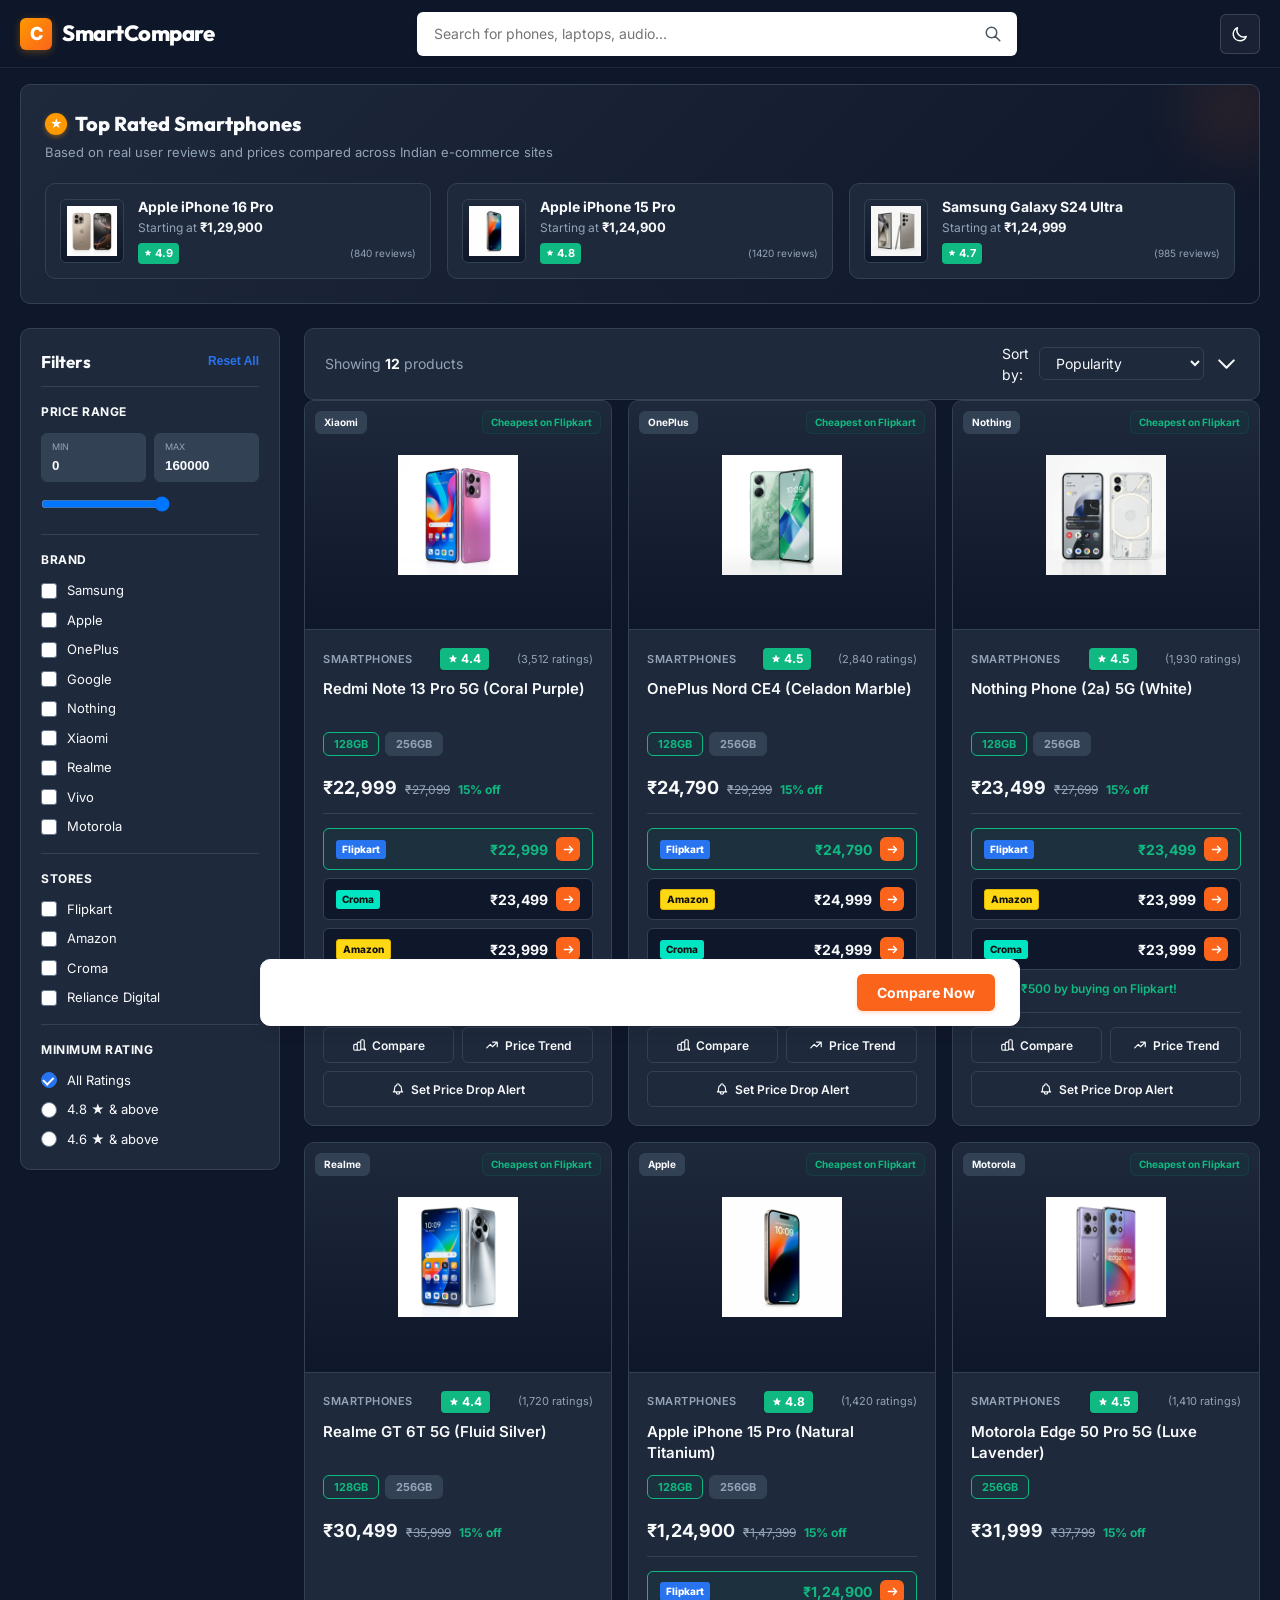
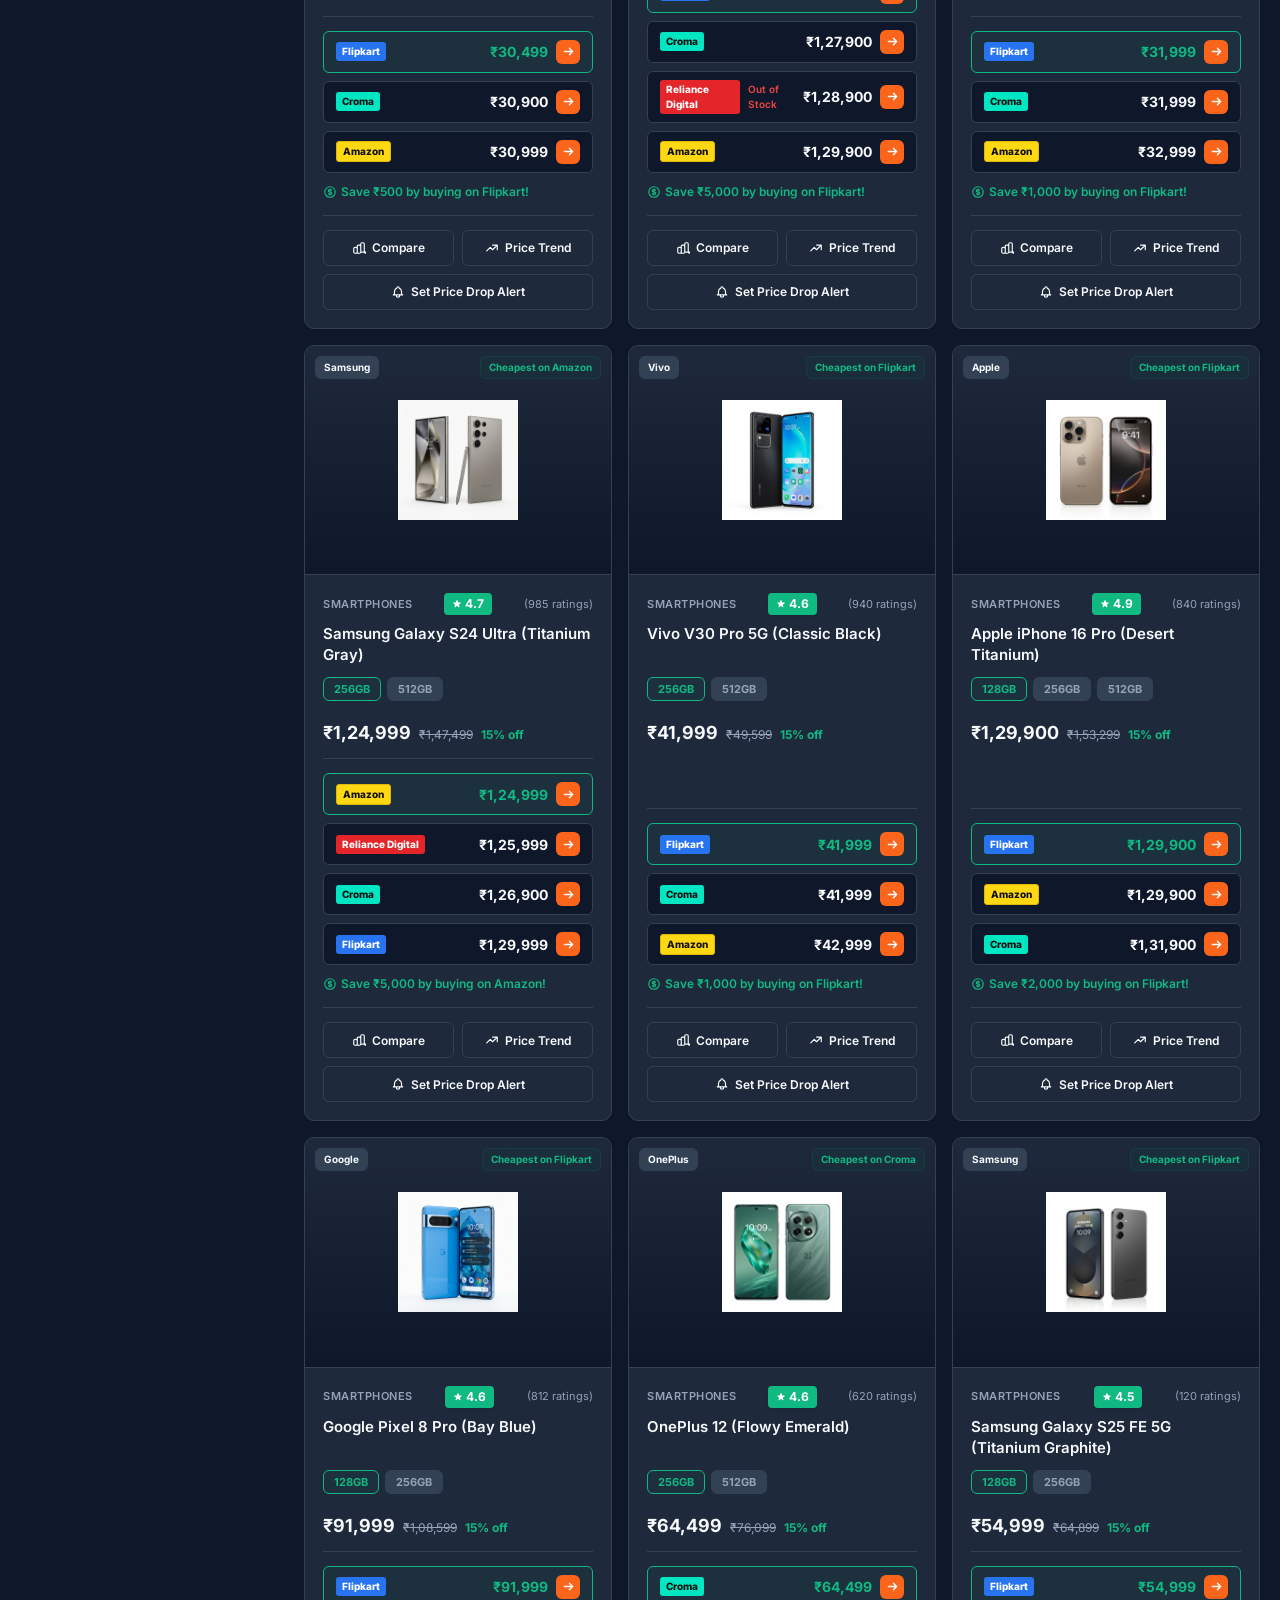
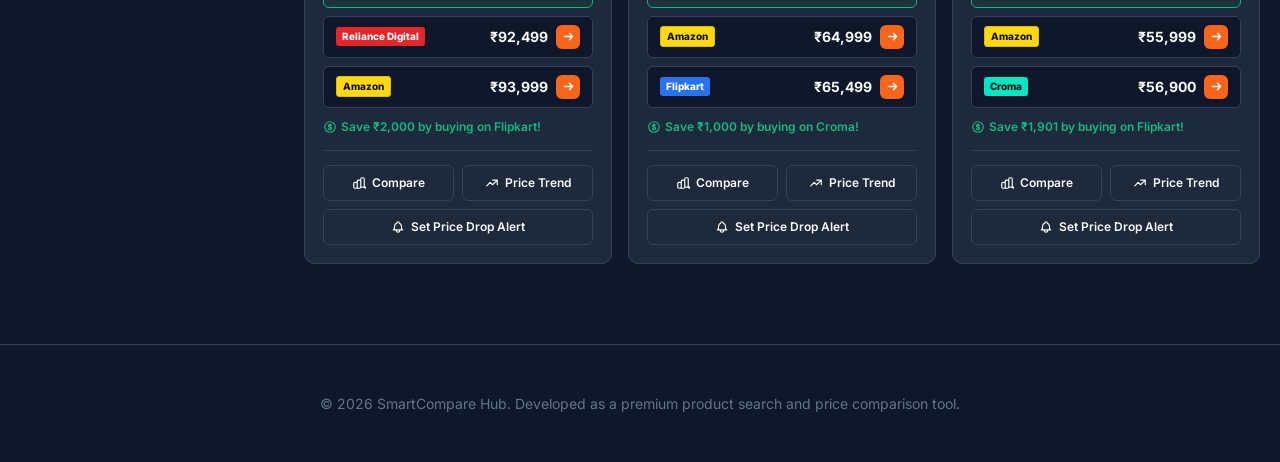
<file: index.html>
<!DOCTYPE html>
<html lang="en">
<head>
  <meta charset="UTF-8">
  <meta http-equiv="refresh" content="0; url=price-comparison-hub/index.html">
  <title>SmartCompare | Redirecting...</title>
  <script>
    window.location.href = "price-comparison-hub/index.html";
  </script>
</head>
<body style="font-family: system-ui, -apple-system, sans-serif; display: flex; align-items: center; justify-content: center; height: 100vh; margin: 0; background-color: #f8fafc; color: #334155;">
  <div style="text-align: center; padding: 24px; background: white; border-radius: 12px; box-shadow: 0 4px 6px -1px rgb(0 0 0 / 0.1);">
    <h2 style="margin-top: 0;">SmartCompare</h2>
    <p>Redirecting you to the Price Comparison Hub...</p>
    <p style="font-size: 14px; color: #64748b;">If you are not redirected, <a href="price-comparison-hub/index.html" style="color: #2563eb; text-decoration: none; font-weight: 600;">click here</a>.</p>
  </div>
</body>
</html>
</file>
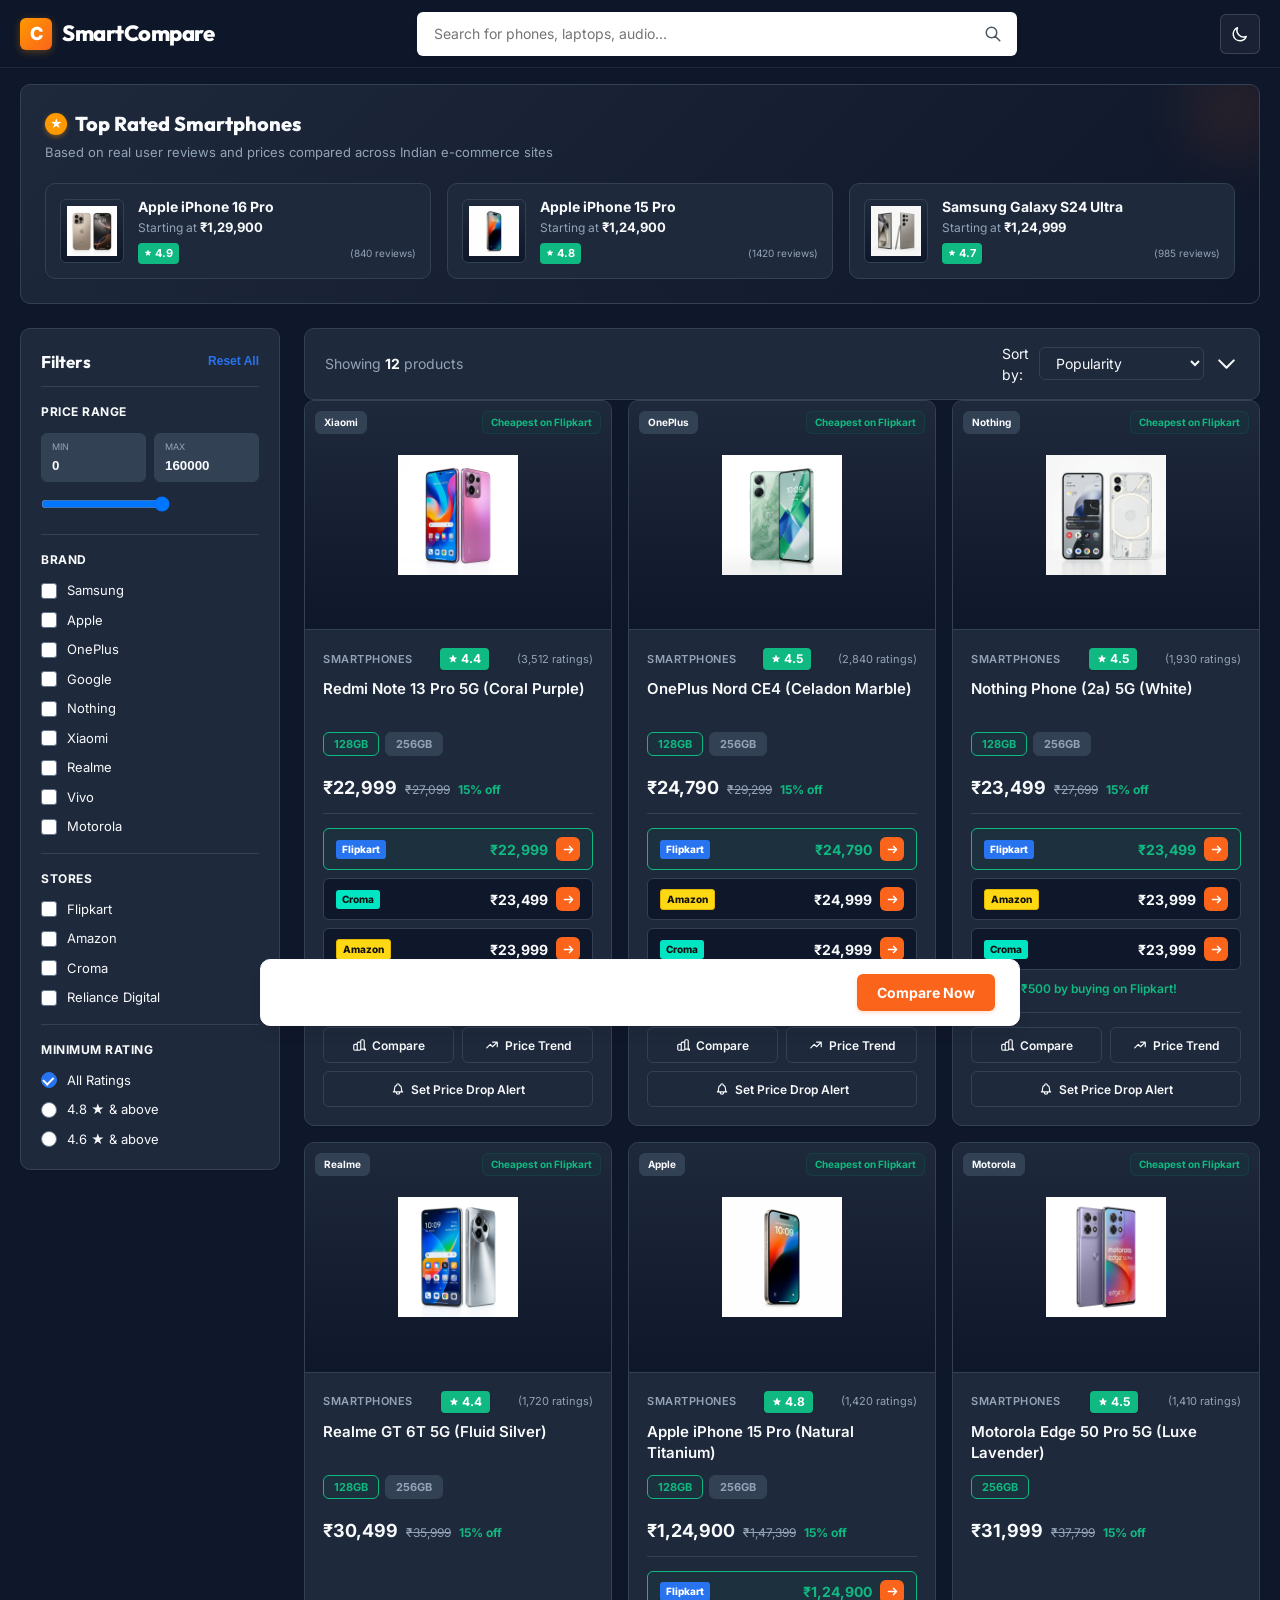
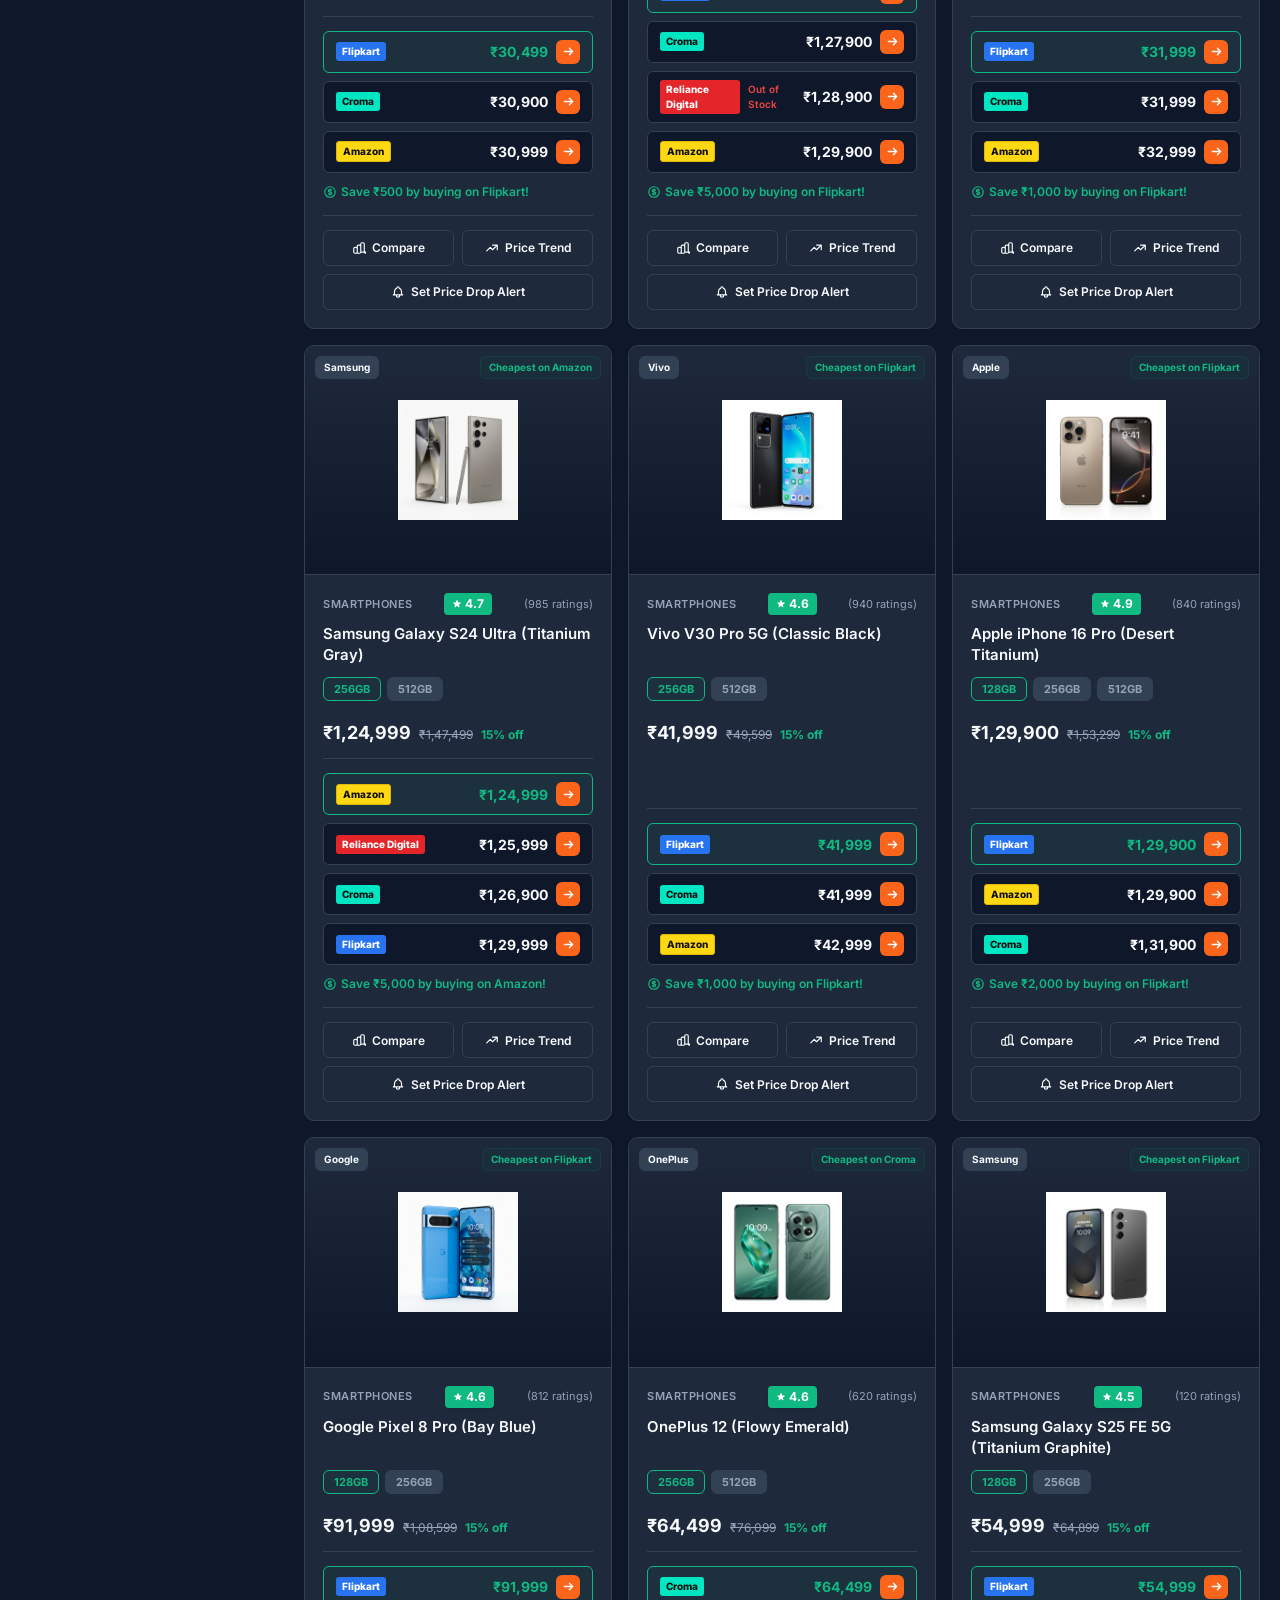
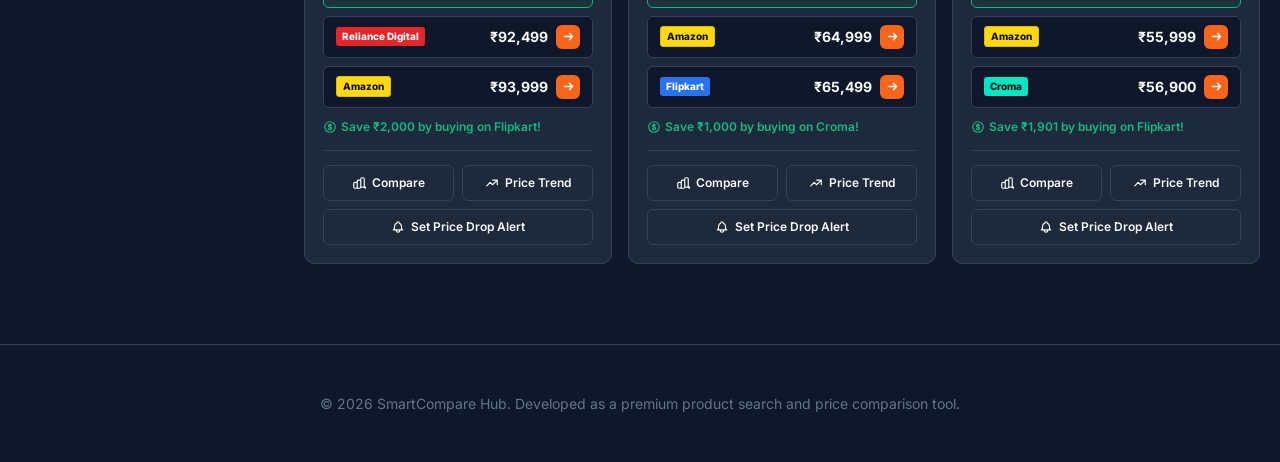
<file: price-comparison-hub/index.html>
<!DOCTYPE html>
<html lang="en" data-theme="light">
<head>
  <meta charset="UTF-8">
  <meta name="viewport" content="width=device-width, initial-scale=1.0">
  <title>SmartCompare | Real-Time Price Comparison Hub</title>
  <link rel="stylesheet" href="styles.css">
</head>
<body>

  <!-- TOAST NOTIFICATION CONTAINER -->
  <div id="toast-container" class="toast-container"></div>

  <!-- HEADER -->
  <header class="glass">
    <div class="container header-inner">
      <a href="#" class="logo-link" id="logo-btn">
        <div class="logo-icon">C</div>
        <span class="logo-text">SmartCompare</span>
      </a>

      <!-- Search Container -->
      <div class="search-container">
        <div class="search-input-wrapper">
          <svg fill="none" stroke="currentColor" stroke-width="2" viewBox="0 0 24 24" xmlns="http://www.w3.org/2000/svg">
            <path stroke-linecap="round" stroke-linejoin="round" d="M21 21l-6-6m2-5a7 7 0 11-14 0 7 7 0 0114 0z"></path>
          </svg>
          <input type="text" id="search-input" class="search-input" placeholder="Search for phones, laptops, audio..." autocomplete="off">
        </div>
        <!-- Autocomplete Dropdown -->
        <div id="autocomplete-dropdown" class="autocomplete-dropdown glass"></div>
      </div>

      <!-- Navigation & Action Buttons -->
      <div class="nav-actions">
        <!-- Theme Toggle -->
        <button id="theme-toggle" class="icon-btn" title="Toggle Light/Dark Mode" aria-label="Toggle Theme">
          <svg id="theme-icon-dark" fill="none" stroke="currentColor" stroke-width="2" viewBox="0 0 24 24" xmlns="http://www.w3.org/2000/svg">
            <path stroke-linecap="round" stroke-linejoin="round" d="M20.354 15.354A9 9 0 018.646 3.646 9.003 9.003 0 0012 21a9.003 9.003 0 008.354-5.646z"></path>
          </svg>
          <svg id="theme-icon-light" style="display:none;" fill="none" stroke="currentColor" stroke-width="2" viewBox="0 0 24 24" xmlns="http://www.w3.org/2000/svg">
            <path stroke-linecap="round" stroke-linejoin="round" d="M12 3v1m0 16v1m9-9h-1M4 12H3m15.364-6.364l-.707.707M6.343 17.657l-.707-.707m12.728 0l-.707.707M6.343 6.343l-.707-.707M12 8a4 4 0 100 8 4 4 0 000-8z"></path>
          </svg>
        </button>
        <!-- Mobile Filter Show -->
        <button id="mobile-filter-toggle" class="icon-btn" title="Show Filters" aria-label="Toggle Filters" style="display: none;">
          <svg fill="none" stroke="currentColor" stroke-width="2" viewBox="0 0 24 24" xmlns="http://www.w3.org/2000/svg">
            <path stroke-linecap="round" stroke-linejoin="round" d="M12 6V4m0 2a2 2 0 100 4m0-4a2 2 0 110 4m-6 8a2 2 0 100-4m0 4a2 2 0 110-4m0 4v2m0-6V4m6 6v10m6-2a2 2 0 100-4m0 4a2 2 0 110-4m0 4v2m0-6V4"></path>
          </svg>
        </button>
      </div>
    </div>
  </header>

  <main class="container">
    <!-- HERO SECTION - TOP RATED MOBILES -->
    <section class="hero-section">
      <div class="hero-header-block">
        <div style="display: flex; align-items: center; gap: 8px; margin-bottom: 4px;">
          <div class="hero-badge-icon">★</div>
          <h2 class="hero-section-title">Top Rated Smartphones</h2>
        </div>
        <p class="hero-section-subtitle">Based on real user reviews and prices compared across Indian e-commerce sites</p>
      </div>
      <div class="hero-products-grid" id="hero-products-grid">
        <!-- Dynamically populated via app.js -->
      </div>
    </section>

    <div class="main-layout">
      
      <!-- FILTERS SIDEBAR -->
      <aside id="filters-sidebar" class="filters-sidebar">
        <div class="filter-card glass">
          <div class="filter-title">
            <span>Filters</span>
            <button id="filter-reset" class="filter-reset-btn">Reset All</button>
          </div>

          <!-- Price Range Filter -->
          <div class="filter-group">
            <div class="filter-group-title">Price Range</div>
            <div class="price-inputs">
              <div class="price-box">
                <span>Min</span>
                <input type="number" id="price-min-input" value="0">
              </div>
              <div class="price-box">
                <span>Max</span>
                <input type="number" id="price-max-input" value="160000">
              </div>
            </div>
            <!-- Slider -->
            <div class="price-range-wrapper">
              <input type="range" id="price-slider" class="custom-slider" min="0" max="160000" step="5000" value="160000">
            </div>
          </div>

          <!-- Brands Filter -->
          <div class="filter-group">
            <div class="filter-group-title">Brand</div>
            <div class="checkbox-list" id="brand-filter-list">
              <!-- Dynamically populated -->
            </div>
          </div>

          <!-- Store Filter -->
          <div class="filter-group">
            <div class="filter-group-title">Stores</div>
            <div class="checkbox-list" id="store-filter-list">
              <!-- Dynamically populated -->
            </div>
          </div>

          <!-- Rating Filter -->
          <div class="filter-group">
            <div class="filter-group-title">Minimum Rating</div>
            <div class="checkbox-list" id="rating-filter-list">
              <label class="checkbox-label">
                <input type="radio" name="rating-filter" value="0" checked>
                <div class="checkbox-custom" style="border-radius: 50%;"></div>
                <span>All Ratings</span>
              </label>
              <label class="checkbox-label">
                <input type="radio" name="rating-filter" value="4.8">
                <div class="checkbox-custom" style="border-radius: 50%;"></div>
                <span>4.8 ★ &amp; above</span>
              </label>
              <label class="checkbox-label">
                <input type="radio" name="rating-filter" value="4.6">
                <div class="checkbox-custom" style="border-radius: 50%;"></div>
                <span>4.6 ★ &amp; above</span>
              </label>
            </div>
          </div>
        </div>
      </aside>

      <!-- CONTENT AREA -->
      <section class="content-area">
        <!-- Toolbar -->
        <div class="grid-toolbar glass">
          <div class="result-count">
            Showing <strong id="visible-count">0</strong> products
          </div>
          <div class="toolbar-controls">
            <div class="sort-select-wrapper">
              <span>Sort by:</span>
              <select id="sort-select" class="sort-select">
                <option value="popular">Popularity</option>
                <option value="price-asc">Price: Low to High</option>
                <option value="price-desc">Price: High to Low</option>
                <option value="rating">Rating</option>
              </select>
              <svg fill="none" stroke="currentColor" stroke-width="2" viewBox="0 0 24 24" xmlns="http://www.w3.org/2000/svg">
                <path stroke-linecap="round" stroke-linejoin="round" d="M19 9l-7 7-7-7"></path>
              </svg>
            </div>
          </div>
        </div>

        <!-- Product Grid -->
        <div id="products-grid" class="products-grid">
          <!-- Dynamically populated via app.js -->
        </div>
      </section>

    </div>
  </main>

  <!-- COMPARE DECK (Floating bottom bar) -->
  <div id="compare-deck" class="compare-deck glass">
    <div class="compare-deck-items" id="compare-deck-items">
      <!-- Added compare items will go here -->
    </div>
    <div class="compare-actions">
      <button id="compare-now-btn" class="btn-primary">Compare Now</button>
    </div>
  </div>

  <!-- COMPARISON MODAL -->
  <div id="compare-modal" class="modal-overlay">
    <div class="modal-content glass compare-modal-content">
      <button class="modal-close-btn" id="compare-modal-close" aria-label="Close Comparison">
        <svg width="24" height="24" fill="none" stroke="currentColor" stroke-width="2" viewBox="0 0 24 24" xmlns="http://www.w3.org/2000/svg">
          <path stroke-linecap="round" stroke-linejoin="round" d="M6 18L18 6M6 6l12 12"></path>
        </svg>
      </button>
      <h2 class="logo-text">Compare Products</h2>
      <div id="compare-grid" class="compare-grid">
        <!-- Render compare results here -->
      </div>
    </div>
  </div>

  <!-- REDIRECTION PORTAL MODAL -->
  <div id="redirect-modal" class="modal-overlay">
    <div class="modal-content glass redirect-portal">
      <div class="spinner-wrapper">
        <div class="spinner-circle"></div>
        <div class="spinner-icon" id="redirect-store-logo">S</div>
      </div>
      <h3 class="redirect-title">Connecting to Store</h3>
      <p class="redirect-subtitle" id="redirect-details">Preparing to redirect you to Amazon...</p>
      
      <div class="redirect-steps">
        <div class="redirect-step" id="step-1">
          <div class="step-icon">
            <svg style="display:none;" fill="none" stroke="currentColor" stroke-width="2.5" viewBox="0 0 24 24" xmlns="http://www.w3.org/2000/svg">
              <path stroke-linecap="round" stroke-linejoin="round" d="M5 13l4 4L19 7"></path>
            </svg>
          </div>
          <span>Verifying secure connection...</span>
        </div>
        <div class="redirect-step" id="step-2">
          <div class="step-icon">
            <svg style="display:none;" fill="none" stroke="currentColor" stroke-width="2.5" viewBox="0 0 24 24" xmlns="http://www.w3.org/2000/svg">
              <path stroke-linecap="round" stroke-linejoin="round" d="M5 13l4 4L19 7"></path>
            </svg>
          </div>
          <span>Fetching real-time stock...</span>
        </div>
        <div class="redirect-step" id="step-3">
          <div class="step-icon">
            <svg style="display:none;" fill="none" stroke="currentColor" stroke-width="2.5" viewBox="0 0 24 24" xmlns="http://www.w3.org/2000/svg">
              <path stroke-linecap="round" stroke-linejoin="round" d="M5 13l4 4L19 7"></path>
            </svg>
          </div>
          <span>Applying discount codes...</span>
        </div>
      </div>
    </div>
  </div>

  <!-- PRICE ALERT MODAL -->
  <div id="price-alert-modal" class="modal-overlay">
    <div class="modal-content glass">
      <button class="modal-close-btn" id="price-alert-close" aria-label="Close Alert Setup">
        <svg width="24" height="24" fill="none" stroke="currentColor" stroke-width="2" viewBox="0 0 24 24" xmlns="http://www.w3.org/2000/svg">
          <path stroke-linecap="round" stroke-linejoin="round" d="M6 18L18 6M6 6l12 12"></path>
        </svg>
      </button>
      <h3 class="redirect-title">Set Price Drop Alert</h3>
      <p style="color: var(--text-secondary); font-size: 14px; margin-bottom: 20px;" id="price-alert-product-title">
        Get an email as soon as this product drops in price.
      </p>
      
      <form id="price-alert-form" class="alert-form">
        <div class="form-group">
          <label for="alert-email">Email Address</label>
          <input type="email" id="alert-email" class="form-input" placeholder="you@example.com" required>
        </div>
        <div class="form-group">
          <label for="alert-target-price">Target Price (₹)</label>
          <input type="number" id="alert-target-price" class="form-input" required>
        </div>
        <button type="submit" class="btn-primary" style="margin-top: 10px;">Enable Alert</button>
      </form>
    </div>
  </div>

  <!-- FOOTER -->
  <footer style="margin-top: auto; padding: 48px 0; border-top: 1px solid var(--border-color); text-align: center; color: var(--text-muted); font-size: 14px;">
    <div class="container">
      <p>&copy; 2026 SmartCompare Hub. Developed as a premium product search and price comparison tool.</p>
    </div>
  </footer>

  <!-- DATABASE AND APPLICATION SCRIPTS -->
  <script src="products.js"></script>
  <script src="app.js"></script>
</body>
</html>
</file>
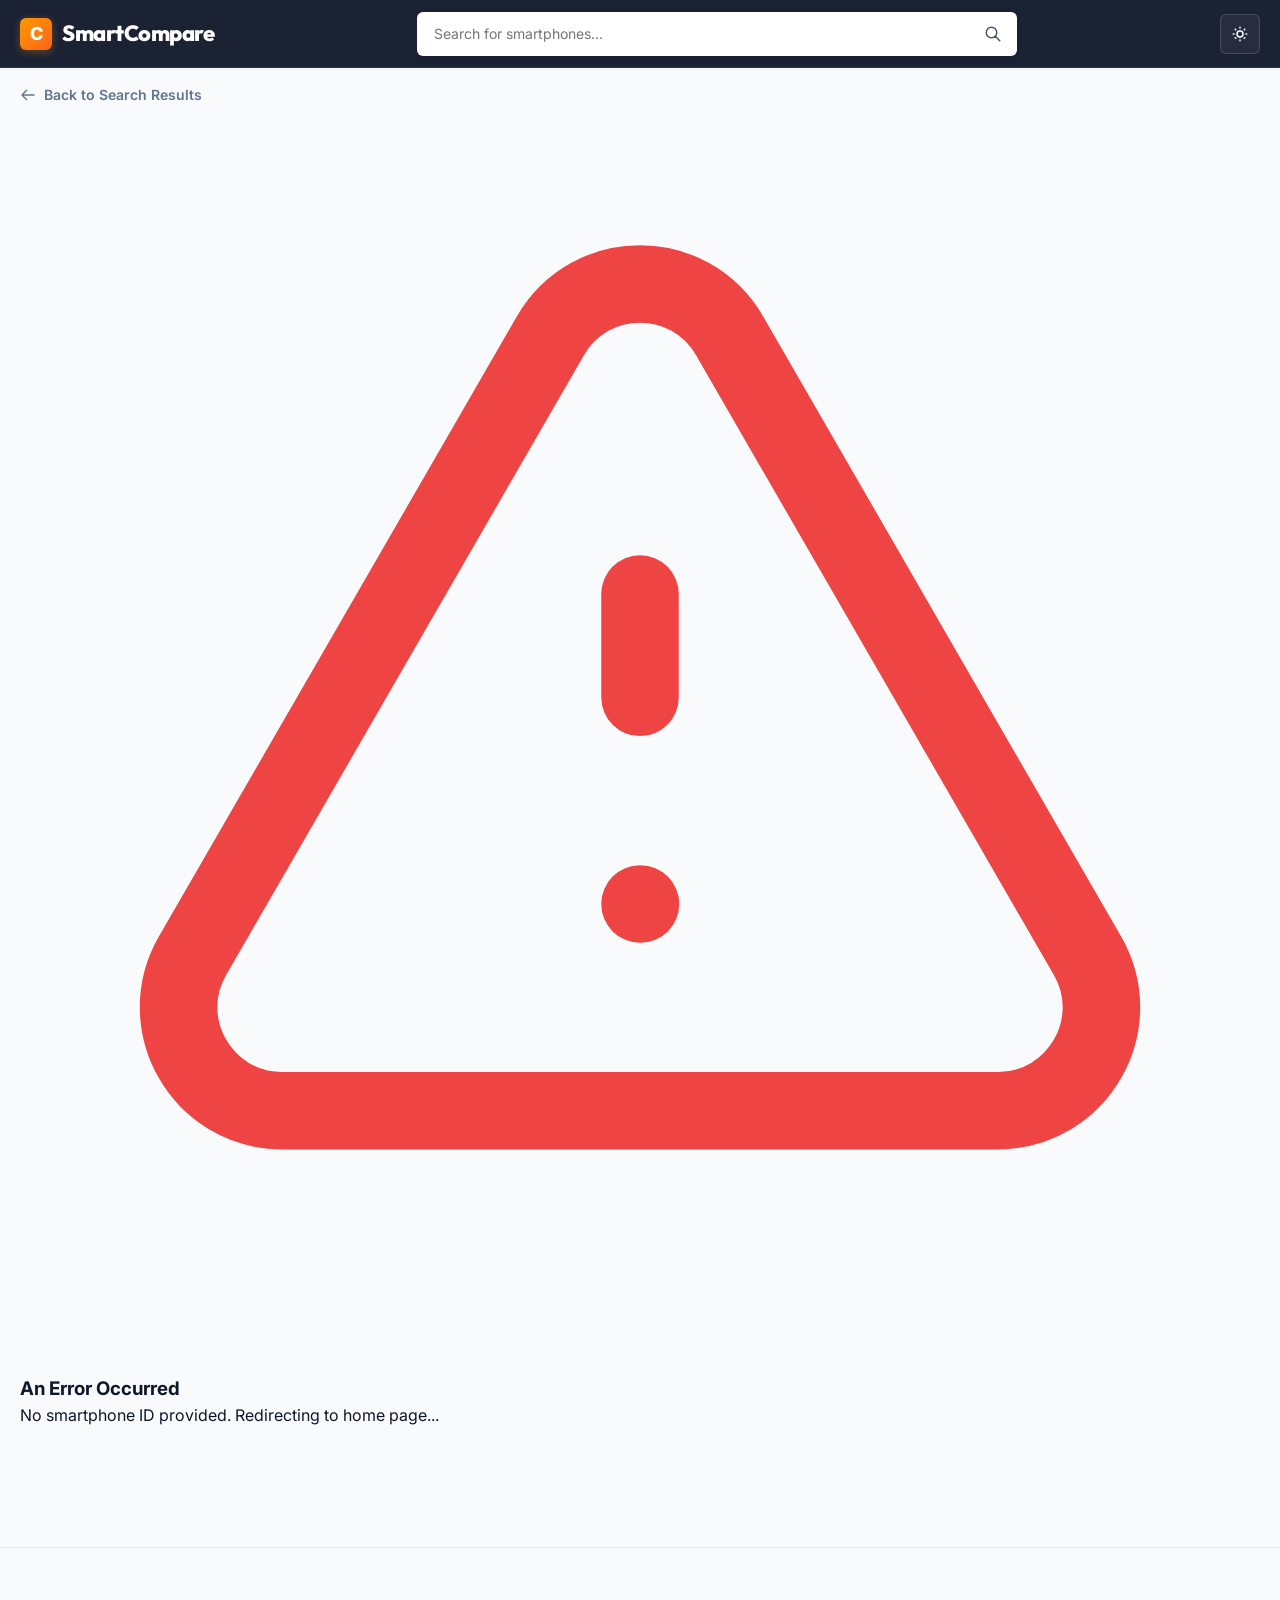
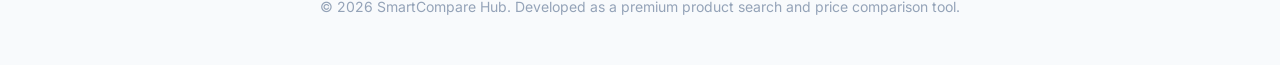
<file: price-comparison-hub/details.html>
<!DOCTYPE html>
<html lang="en" data-theme="light">
<head>
  <meta charset="UTF-8">
  <meta name="viewport" content="width=device-width, initial-scale=1.0">
  <title>SmartCompare | Product Specifications & Live Prices</title>
  <link rel="stylesheet" href="styles.css">
  <link rel="stylesheet" href="details.css">
</head>
<body>

  <!-- TOAST NOTIFICATION CONTAINER -->
  <div id="toast-container" class="toast-container"></div>

  <!-- HEADER -->
  <header class="glass">
    <div class="container header-inner">
      <a href="index.html" class="logo-link" id="logo-btn">
        <div class="logo-icon">C</div>
        <span class="logo-text">SmartCompare</span>
      </a>

      <!-- Search Container (redirects to home with query) -->
      <div class="search-container">
        <div class="search-input-wrapper">
          <svg fill="none" stroke="currentColor" stroke-width="2" viewBox="0 0 24 24" xmlns="http://www.w3.org/2000/svg">
            <path stroke-linecap="round" stroke-linejoin="round" d="M21 21l-6-6m2-5a7 7 0 11-14 0 7 7 0 0114 0z"></path>
          </svg>
          <input type="text" id="search-input" class="search-input" placeholder="Search for smartphones..." autocomplete="off">
        </div>
      </div>

      <!-- Theme Toggle -->
      <div class="nav-actions">
        <button id="theme-toggle" class="icon-btn" title="Toggle Light/Dark Mode" aria-label="Toggle Theme">
          <svg id="theme-icon-dark" fill="none" stroke="currentColor" stroke-width="2" viewBox="0 0 24 24" xmlns="http://www.w3.org/2000/svg">
            <path stroke-linecap="round" stroke-linejoin="round" d="M20.354 15.354A9 9 0 018.646 3.646 9.003 9.003 0 0012 21a9.003 9.003 0 008.354-5.646z"></path>
          </svg>
          <svg id="theme-icon-light" style="display:none;" fill="none" stroke="currentColor" stroke-width="2" viewBox="0 0 24 24" xmlns="http://www.w3.org/2000/svg">
            <path stroke-linecap="round" stroke-linejoin="round" d="M12 3v1m0 16v1m9-9h-1M4 12H3m15.364-6.364l-.707.707M6.343 17.657l-.707-.707m12.728 0l-.707.707M6.343 6.343l-.707-.707M12 8a4 4 0 100 8 4 4 0 000-8z"></path>
          </svg>
        </button>
      </div>
    </div>
  </header>

  <main class="container details-container">
    <!-- Back breadcrumb navigation -->
    <div class="back-navigation">
      <a href="index.html" class="back-link">
        <svg width="16" height="16" fill="none" stroke="currentColor" stroke-width="2" viewBox="0 0 24 24" xmlns="http://www.w3.org/2000/svg">
          <path stroke-linecap="round" stroke-linejoin="round" d="M10 19l-7-7m0 0l7-7m-7 7h18"></path>
        </svg>
        Back to Search Results
      </a>
    </div>

    <!-- Product Details Main Block -->
    <div id="details-root">
      <!-- Dynamically Rendered by details.js -->
      <div class="details-loading">
        <div class="spinner-circle" style="width:50px; height:50px; margin: 0 auto 16px auto;"></div>
        <p>Loading smartphone specifications...</p>
      </div>
    </div>
  </main>

  <!-- REDIRECTION PORTAL MODAL -->
  <div id="redirect-modal" class="modal-overlay">
    <div class="modal-content glass redirect-portal">
      <div class="spinner-wrapper">
        <div class="spinner-circle"></div>
        <div class="spinner-icon" id="redirect-store-logo">S</div>
      </div>
      <h3 class="redirect-title">Connecting to Store</h3>
      <p class="redirect-subtitle" id="redirect-details">Preparing to redirect you to Amazon...</p>
      
      <div class="redirect-steps">
        <div class="redirect-step" id="step-1">
          <div class="step-icon">
            <svg style="display:none;" fill="none" stroke="currentColor" stroke-width="2.5" viewBox="0 0 24 24" xmlns="http://www.w3.org/2000/svg">
              <path stroke-linecap="round" stroke-linejoin="round" d="M5 13l4 4L19 7"></path>
            </svg>
          </div>
          <span>Verifying secure connection...</span>
        </div>
        <div class="redirect-step" id="step-2">
          <div class="step-icon">
            <svg style="display:none;" fill="none" stroke="currentColor" stroke-width="2.5" viewBox="0 0 24 24" xmlns="http://www.w3.org/2000/svg">
              <path stroke-linecap="round" stroke-linejoin="round" d="M5 13l4 4L19 7"></path>
            </svg>
          </div>
          <span>Fetching real-time stock...</span>
        </div>
        <div class="redirect-step" id="step-3">
          <div class="step-icon">
            <svg style="display:none;" fill="none" stroke="currentColor" stroke-width="2.5" viewBox="0 0 24 24" xmlns="http://www.w3.org/2000/svg">
              <path stroke-linecap="round" stroke-linejoin="round" d="M5 13l4 4L19 7"></path>
            </svg>
          </div>
          <span>Applying discount codes...</span>
        </div>
      </div>
    </div>
  </div>

  <!-- FOOTER -->
  <footer style="margin-top: 60px; padding: 48px 0; border-top: 1px solid var(--border-color); text-align: center; color: var(--text-muted); font-size: 14px;">
    <div class="container">
      <p>&copy; 2026 SmartCompare Hub. Developed as a premium product search and price comparison tool.</p>
    </div>
  </footer>

  <script src="products.js"></script>
  <script src="reviews_data.js"></script>
  <script src="details.js"></script>
</body>
</html>
</file>
<file: price-comparison-hub/styles.css>
/* CSS Design System for Price Comparison Hub - Classy Premium E-commerce Style */
@import url('https://fonts.googleapis.com/css2?family=Inter:wght@300;400;500;600;700&family=Outfit:wght@400;500;600;700;800&display=swap');

:root {
  /* Default Light Mode Theme - Classy & Premium E-commerce */
  --bg-primary: #f8fafc; /* Premium slate-tinted off-white */
  --bg-secondary: #ffffff; /* Pure white containers */
  --bg-tertiary: #f1f5f9; /* Slate-tinted light grey for headers/inputs */
  --border-color: #e2e8f0; /* Thin slate border */
  
  --text-primary: #0f172a; /* Slate 900 - very classy dark text */
  --text-secondary: #64748b; /* Slate 500 - subdued slate grey */
  --text-muted: #94a3b8; /* Slate 400 */
  
  /* Accent colors */
  --accent: #1e3a8a; /* Premium Dark Royal Blue */
  --accent-orange: #ff9900; /* Amazon Gold/Orange */
  --accent-flipkart: #2874f0; /* Flipkart Royal Blue */
  --accent-orange-flipkart: #fb641b; /* Flipkart Orange */
  
  --success: #059669; /* Emerald 600 - Classy green for savings/ratings */
  --success-glow: rgba(5, 150, 105, 0.06);
  --warning: #f59e0b; /* Amber 500 */
  --danger: #ef4444; /* Red 500 */
  
  --font-heading: 'Outfit', 'Inter', -apple-system, sans-serif;
  --font-body: 'Inter', -apple-system, sans-serif;
  
  /* Premium Soft Shadows */
  --shadow-sm: 0 1px 2px 0 rgba(0, 0, 0, 0.05);
  --shadow-md: 0 4px 6px -1px rgba(0, 0, 0, 0.05), 0 2px 4px -2px rgba(0, 0, 0, 0.05);
  --shadow-lg: 0 10px 15px -3px rgba(0, 0, 0, 0.08), 0 4px 6px -4px rgba(0, 0, 0, 0.08);
  --shadow-hover: 0 20px 25px -5px rgba(0, 0, 0, 0.1), 0 8px 10px -6px rgba(0, 0, 0, 0.1);
  
  --radius-sm: 6px;
  --radius-md: 10px;
  --radius-lg: 16px;
  --radius-full: 9999px;
  
  --transition-fast: 0.15s cubic-bezier(0.4, 0, 0.2, 1);
  --transition-normal: 0.3s cubic-bezier(0.4, 0, 0.2, 1);
}

/* Dark Mode Overrides - Slate Dark Theme */
[data-theme="dark"] {
  --bg-primary: #0f172a; /* Slate 900 */
  --bg-secondary: #1e293b; /* Slate 800 */
  --bg-tertiary: #334155; /* Slate 700 */
  --border-color: #334155;
  
  --text-primary: #f8fafc;
  --text-secondary: #94a3b8;
  --text-muted: #64748b;
  
  --accent: #3b82f6; /* Blue 500 */
  --success: #10b981; /* Emerald 500 */
}

/* Global Reset */
* {
  box-sizing: border-box;
  margin: 0;
  padding: 0;
}

body {
  background-color: var(--bg-primary);
  color: var(--text-primary);
  font-family: var(--font-body);
  line-height: 1.5;
  transition: background-color var(--transition-normal), color var(--transition-normal);
  overflow-x: hidden;
}

/* Scrollbar */
::-webkit-scrollbar {
  width: 8px;
  height: 8px;
}
::-webkit-scrollbar-track {
  background: var(--bg-primary);
}
::-webkit-scrollbar-thumb {
  background: var(--text-muted);
  border-radius: var(--radius-full);
}
::-webkit-scrollbar-thumb:hover {
  background: var(--text-secondary);
}

.container {
  max-width: 1280px;
  margin: 0 auto;
  padding: 0 20px;
}

/* Classy Dark Slate Header (Amazon/Premium feel) */
header {
  position: sticky;
  top: 0;
  z-index: 100;
  height: 68px;
  background-color: rgba(15, 23, 42, 0.95); /* Dark Slate Header with glassmorphism */
  backdrop-filter: blur(10px);
  -webkit-backdrop-filter: blur(10px);
  border-bottom: 1px solid rgba(255, 255, 255, 0.08);
  box-shadow: var(--shadow-sm);
  transition: all var(--transition-normal);
}

.header-inner {
  display: flex;
  align-items: center;
  justify-content: space-between;
  height: 100%;
}

.logo-link {
  text-decoration: none;
  display: flex;
  align-items: center;
  gap: 10px;
}

.logo-icon {
  width: 32px;
  height: 32px;
  background: linear-gradient(135deg, var(--accent-orange), var(--accent-orange-flipkart));
  border-radius: var(--radius-sm);
  display: grid;
  place-items: center;
  color: #ffffff;
  font-weight: 850;
  font-size: 18px;
  box-shadow: 0 2px 8px rgba(255, 153, 0, 0.3);
}

.logo-text {
  font-family: var(--font-heading);
  font-size: 22px;
  font-weight: 800;
  letter-spacing: -0.5px;
  color: #ffffff;
}

/* Modern search bar container */
.search-container {
  flex: 1;
  max-width: 600px;
  margin: 0 32px;
  position: relative;
}

.search-input-wrapper {
  position: relative;
  width: 100%;
  display: flex;
  background: #ffffff;
  border-radius: var(--radius-sm);
  overflow: hidden;
  box-shadow: 0 2px 6px rgba(0, 0, 0, 0.06);
  border: 1px solid transparent;
  transition: border var(--transition-fast);
}

.search-input-wrapper:focus-within {
  border-color: var(--accent-orange);
}

.search-input-wrapper svg {
  position: absolute;
  right: 14px;
  top: 50%;
  transform: translateY(-50%);
  color: #4b5563;
  width: 18px;
  height: 18px;
  pointer-events: none;
}

.search-input {
  width: 100%;
  height: 42px;
  border: none;
  padding: 0 46px 0 16px;
  color: #0f172a;
  font-family: var(--font-body);
  font-size: 14px;
  outline: none;
}

/* Autocomplete suggestion popups */
.autocomplete-dropdown {
  position: absolute;
  top: calc(100% + 4px);
  left: 0;
  width: 100%;
  border-radius: var(--radius-sm);
  background: #ffffff;
  box-shadow: var(--shadow-lg);
  display: none;
  z-index: 110;
  max-height: 300px;
  overflow-y: auto;
  border: 1px solid var(--border-color);
}

.autocomplete-dropdown.active {
  display: block;
}

.autocomplete-item {
  padding: 12px 16px;
  cursor: pointer;
  display: flex;
  align-items: center;
  justify-content: space-between;
  border-bottom: 1px solid #f1f5f9;
  font-size: 14px;
  color: #0f172a;
  transition: background var(--transition-fast);
}

.autocomplete-item:hover {
  background: #f8fafc;
}

.autocomplete-title {
  font-weight: 500;
  white-space: nowrap;
  overflow: hidden;
  text-overflow: ellipsis;
  max-width: 80%;
}

.autocomplete-category {
  font-size: 10px;
  color: var(--text-secondary);
  background: var(--bg-tertiary);
  padding: 2px 6px;
  border-radius: 4px;
  font-weight: 600;
}

/* Action controls */
.nav-actions {
  display: flex;
  align-items: center;
  gap: 16px;
}

.icon-btn {
  width: 40px;
  height: 40px;
  border-radius: var(--radius-sm);
  border: 1px solid rgba(255, 255, 255, 0.15);
  background: rgba(255, 255, 255, 0.05);
  color: #ffffff;
  cursor: pointer;
  display: grid;
  place-items: center;
  transition: all var(--transition-fast);
}

.icon-btn:hover {
  background: rgba(255, 255, 255, 0.1);
  border-color: rgba(255, 255, 255, 0.3);
  color: var(--accent-orange);
}

.icon-btn svg {
  width: 18px;
  height: 18px;
}

/* Primary Sidebar Page layout */
.main-layout {
  display: grid;
  grid-template-columns: 260px 1fr;
  gap: 24px;
  padding: 24px 0 80px 0;
}

/* Sidebar filter cards */
.filters-sidebar {
  display: flex;
  flex-direction: column;
  gap: 20px;
}

.filter-card {
  background: var(--bg-secondary);
  border-radius: var(--radius-md);
  padding: 20px;
  border: 1px solid var(--border-color);
  box-shadow: var(--shadow-sm);
}

.filter-title {
  font-family: var(--font-heading);
  font-size: 17px;
  font-weight: 700;
  border-bottom: 1px solid var(--border-color);
  padding-bottom: 12px;
  margin-bottom: 16px;
  display: flex;
  align-items: center;
  justify-content: space-between;
}

.filter-reset-btn {
  font-size: 12px;
  color: var(--accent-flipkart);
  background: none;
  border: none;
  cursor: pointer;
  font-weight: 600;
}

.filter-reset-btn:hover {
  text-decoration: underline;
}

.filter-group {
  margin-bottom: 16px;
  border-bottom: 1px solid var(--border-color);
  padding-bottom: 16px;
}

.filter-group:last-child {
  margin-bottom: 0;
  border-bottom: none;
  padding-bottom: 0;
}

.filter-group-title {
  font-size: 12px;
  font-weight: 700;
  text-transform: uppercase;
  color: var(--text-primary);
  margin-bottom: 12px;
  letter-spacing: 0.5px;
}

/* Clean Custom Checkbox Controls */
.checkbox-list {
  display: flex;
  flex-direction: column;
  gap: 10px;
}

.checkbox-label {
  display: flex;
  align-items: center;
  gap: 10px;
  font-size: 13px;
  color: var(--text-primary);
  cursor: pointer;
  user-select: none;
  transition: color var(--transition-fast);
}

.checkbox-label:hover {
  color: var(--accent-flipkart);
}

.checkbox-label input {
  display: none;
}

.checkbox-custom {
  width: 16px;
  height: 16px;
  border: 1.5px solid var(--text-muted);
  background: #ffffff;
  display: grid;
  place-items: center;
  border-radius: 3px;
  transition: all var(--transition-fast);
}

.checkbox-custom::after {
  content: '';
  width: 8px;
  height: 5px;
  border-left: 2px solid #ffffff;
  border-bottom: 2px solid #ffffff;
  transform: rotate(-45deg) scale(0) translateY(-1px);
}

.checkbox-label input:checked + .checkbox-custom {
  background: var(--accent-flipkart);
  border-color: var(--accent-flipkart);
}

.checkbox-label input:checked + .checkbox-custom::after {
  transform: rotate(-45deg) scale(1) translateY(-1px);
}

/* Price Range Slider inputs */
.price-inputs {
  display: flex;
  align-items: center;
  gap: 8px;
  margin-bottom: 12px;
}

.price-box {
  flex: 1;
  background: var(--bg-tertiary);
  border: 1px solid var(--border-color);
  border-radius: var(--radius-sm);
  padding: 6px 10px;
  font-size: 13px;
}

.price-box span {
  font-size: 9px;
  text-transform: uppercase;
  color: var(--text-secondary);
  display: block;
  margin-bottom: 2px;
}

.price-box input {
  background: none;
  border: none;
  font-weight: 700;
  color: var(--text-primary);
  width: 100%;
  outline: none;
}

/* Toolbar options */
.grid-toolbar {
  background: var(--bg-secondary);
  border: 1px solid var(--border-color);
  border-radius: var(--radius-md);
  padding: 14px 20px;
  display: flex;
  align-items: center;
  justify-content: space-between;
  box-shadow: var(--shadow-sm);
}

.result-count {
  font-size: 14px;
  color: var(--text-secondary);
}

.result-count strong {
  color: var(--text-primary);
}

.sort-select-wrapper {
  font-size: 14px;
  display: flex;
  align-items: center;
  gap: 10px;
}

.sort-select {
  border: 1px solid var(--border-color);
  background: var(--bg-secondary);
  color: var(--text-primary);
  font-family: var(--font-body);
  font-size: 14px;
  padding: 6px 12px;
  border-radius: var(--radius-sm);
  outline: none;
  cursor: pointer;
  transition: border var(--transition-fast);
}

.sort-select:focus {
  border-color: var(--accent-orange-flipkart);
}

/* Grid layout for cards */
.products-grid {
  display: grid;
  grid-template-columns: repeat(auto-fill, minmax(300px, 1fr));
  gap: 16px;
}

/* Elevated, Premium Product Card styling */
.product-card {
  background: var(--bg-secondary);
  border: 1px solid var(--border-color);
  border-radius: var(--radius-md);
  overflow: hidden;
  display: flex;
  flex-direction: column;
  transition: transform 0.4s cubic-bezier(0.175, 0.885, 0.32, 1.275),
              box-shadow 0.4s cubic-bezier(0.175, 0.885, 0.32, 1.275),
              border-color 0.3s ease;
  box-shadow: var(--shadow-sm);
}

.product-card:hover {
  transform: translateY(-6px);
  box-shadow: var(--shadow-hover);
  border-color: var(--accent-orange);
}

.card-image-wrapper {
  background: linear-gradient(to bottom, #ffffff, #f8fafc);
  padding: 24px;
  position: relative;
  display: grid;
  place-items: center;
  aspect-ratio: 4/3;
  border-bottom: 1px solid var(--border-color);
  overflow: hidden;
}

[data-theme="dark"] .card-image-wrapper {
  background: linear-gradient(to bottom, #1e293b, #0f172a);
}

.card-image-wrapper::before {
  content: '';
  position: absolute;
  width: 120px;
  height: 120px;
  border-radius: 50%;
  background: radial-gradient(circle, rgba(59, 130, 246, 0.08) 0%, rgba(255, 255, 255, 0) 70%);
  z-index: 1;
  pointer-events: none;
}

[data-theme="dark"] .card-image-wrapper::before {
  background: radial-gradient(circle, rgba(251, 100, 27, 0.1) 0%, rgba(0, 0, 0, 0) 70%);
}

.product-svg, .product-img {
  width: auto;
  height: 100%;
  max-height: 120px;
  object-fit: contain;
  transition: transform var(--transition-normal);
  z-index: 2;
}

.product-card:hover .product-svg, .product-card:hover .product-img {
  transform: scale(1.08) rotate(1deg);
}

.card-badges {
  position: absolute;
  top: 10px;
  left: 10px;
  right: 10px;
  display: flex;
  justify-content: space-between;
}

.badge {
  font-size: 10px;
  font-weight: 700;
  padding: 3px 8px;
  border-radius: var(--radius-sm);
}

.badge-brand {
  background: var(--bg-tertiary);
  color: var(--text-primary);
  border: 1px solid var(--border-color);
}

.badge-discount {
  background: var(--success-glow);
  color: var(--success);
  border: 1px solid rgba(5, 150, 105, 0.15);
}

/* Card Content details */
.card-content {
  padding: 18px;
  flex: 1;
  display: flex;
  flex-direction: column;
}

.card-meta {
  display: flex;
  align-items: center;
  justify-content: space-between;
  margin-bottom: 8px;
}

.card-category {
  font-size: 11px;
  color: var(--text-secondary);
  text-transform: uppercase;
  font-weight: 600;
  letter-spacing: 0.5px;
}

/* Green star rating tag */
.card-rating {
  display: inline-flex;
  align-items: center;
  gap: 3px;
  font-size: 12px;
  font-weight: 700;
  background: var(--success);
  color: #ffffff;
  padding: 2px 8px;
  border-radius: 4px;
  box-shadow: 0 1px 3px rgba(0, 0, 0, 0.1);
}

.card-rating svg {
  width: 10px;
  height: 10px;
  fill: #ffffff;
}

.card-title {
  font-family: var(--font-body);
  font-size: 15px;
  font-weight: 600;
  line-height: 1.4;
  margin-bottom: 12px;
  color: var(--text-primary);
  display: -webkit-box;
  -webkit-line-clamp: 2;
  -webkit-box-orient: vertical;
  overflow: hidden;
  height: 42px;
}

/* Price comparison list layout */
.deals-list {
  display: flex;
  flex-direction: column;
  gap: 8px;
  margin-top: auto;
  border-top: 1px solid var(--border-color);
  padding-top: 14px;
}

.deal-item {
  display: flex;
  align-items: center;
  justify-content: space-between;
  padding: 8px 12px;
  border-radius: var(--radius-sm);
  background: var(--bg-primary);
  border: 1px solid var(--border-color);
  transition: all var(--transition-fast);
}

.deal-item.best-deal {
  border-color: var(--success);
  background: var(--success-glow);
}

.deal-store-info {
  display: flex;
  align-items: center;
  gap: 8px;
}

.store-badge {
  font-size: 10px;
  font-weight: 800;
  padding: 2px 6px;
  border-radius: 3px;
  text-transform: capitalize;
}

.store-amazon { background: #ffd814; color: #111; border: 1px solid #e2b704; }
.store-flipkart { background: #2874f0; color: #fff; }
.store-croma { background: #00e6c3; color: #111; }
.store-reliance-digital { background: #e4252a; color: #fff; }

.deal-price {
  font-weight: 700;
  font-size: 14px;
  color: var(--text-primary);
}

.deal-item.best-deal .deal-price {
  color: var(--success);
}

.deal-link-btn {
  background: var(--accent-orange-flipkart); /* Orange redirection arrow */
  color: #ffffff;
  border: none;
  width: 24px;
  height: 24px;
  border-radius: var(--radius-sm);
  display: grid;
  place-items: center;
  cursor: pointer;
  text-decoration: none;
  transition: background var(--transition-fast), transform var(--transition-fast);
}

.deal-link-btn:hover {
  background: #e04f0b;
  transform: translateX(2px);
}

.deal-link-btn svg {
  width: 11px;
  height: 11px;
  stroke-width: 3;
}

/* Indian market savings prompt */
.best-saving-text {
  font-size: 12px;
  color: var(--success);
  font-weight: 600;
  margin-top: 10px;
  display: flex;
  align-items: center;
  gap: 4px;
}

/* Card Button list */
.card-actions {
  display: grid;
  grid-template-columns: 1fr 1fr;
  gap: 8px;
  margin-top: 14px;
  border-top: 1px solid var(--border-color);
  padding-top: 14px;
}

.card-btn {
  height: 36px;
  font-family: var(--font-body);
  font-size: 12px;
  font-weight: 600;
  border-radius: var(--radius-sm);
  border: 1px solid var(--border-color);
  background: var(--bg-secondary);
  color: var(--text-primary);
  cursor: pointer;
  display: flex;
  align-items: center;
  justify-content: center;
  gap: 6px;
  transition: all var(--transition-fast);
}

.card-btn:hover {
  background: var(--bg-tertiary);
  border-color: var(--text-muted);
}

.card-btn.active {
  background: var(--accent-glow);
  color: var(--accent-flipkart);
  border-color: var(--accent-flipkart);
}

/* price history toggles */
.price-history-drawer {
  display: none;
  border-top: 1px solid var(--border-color);
  padding: 14px;
  background: var(--bg-primary);
}

.price-history-drawer.active {
  display: block;
}

.chart-header {
  display: flex;
  align-items: center;
  justify-content: space-between;
  margin-bottom: 8px;
}

.chart-title {
  font-size: 12px;
  font-weight: 600;
  color: var(--text-secondary);
}

.chart-trend {
  font-size: 11px;
  font-weight: 700;
}

.trend-down { color: var(--success); }
.trend-up { color: var(--danger); }

.price-canvas-wrapper {
  position: relative;
  width: 100%;
  height: 68px;
}

/* Floating Bottom compare bar */
.compare-deck {
  position: fixed;
  bottom: 24px;
  left: 50%;
  transform: translate(-50%, 150px);
  width: calc(100% - 40px);
  max-width: 760px;
  border-radius: var(--radius-md);
  padding: 14px 24px;
  background: #ffffff;
  border: 1px solid var(--text-primary);
  box-shadow: var(--shadow-lg);
  z-index: 90;
  transition: transform var(--transition-slow);
  display: flex;
  align-items: center;
  justify-content: space-between;
}

.compare-deck.active {
  transform: translate(-50%, 0);
}

.compare-deck-items {
  display: flex;
  align-items: center;
  gap: 14px;
  flex: 1;
}

.compare-deck-item {
  display: flex;
  align-items: center;
  gap: 8px;
  background: var(--bg-tertiary);
  border: 1px solid var(--border-color);
  padding: 5px 12px;
  border-radius: var(--radius-sm);
  font-size: 12px;
  font-weight: 500;
}

.compare-deck-item svg {
  width: 10px;
  height: 10px;
  cursor: pointer;
  color: var(--text-secondary);
}

.compare-deck-item svg:hover {
  color: var(--danger);
}

.btn-primary {
  background: var(--accent-orange-flipkart); /* Main Orange Buttons */
  color: #ffffff;
  border: none;
  font-family: var(--font-body);
  font-weight: 700;
  padding: 10px 20px;
  border-radius: var(--radius-sm);
  cursor: pointer;
  font-size: 14px;
  box-shadow: 0 2px 4px rgba(251, 100, 27, 0.2);
  transition: all var(--transition-fast);
}

.btn-primary:hover {
  background: #e04f0b;
  transform: translateY(-1px);
}

/* Modals overlays */
.modal-overlay {
  position: fixed;
  top: 0;
  left: 0;
  width: 100vw;
  height: 100vh;
  background: rgba(15, 23, 42, 0.4); /* Slate translucent background */
  backdrop-filter: blur(4px);
  z-index: 200;
  display: flex;
  align-items: center;
  justify-content: center;
  opacity: 0;
  pointer-events: none;
  transition: opacity var(--transition-normal);
}

.modal-overlay.active {
  opacity: 1;
  pointer-events: auto;
}

.modal-content {
  background: #ffffff;
  border-radius: var(--radius-md);
  padding: 28px;
  width: 90%;
  max-width: 480px;
  box-shadow: var(--shadow-lg);
  position: relative;
  border: 1px solid var(--border-color);
  transform: scale(0.95);
  transition: transform var(--transition-normal);
}

.modal-overlay.active .modal-content {
  transform: scale(1);
}

.modal-close-btn {
  position: absolute;
  top: 20px;
  right: 20px;
  background: none;
  border: none;
  color: var(--text-secondary);
  cursor: pointer;
  transition: color var(--transition-fast);
}

.modal-close-btn:hover {
  color: var(--text-primary);
}

/* Compare modal table columns */
.compare-modal-content {
  max-width: 800px;
}

.compare-grid {
  display: grid;
  grid-template-columns: repeat(auto-fit, minmax(200px, 1fr));
  gap: 16px;
  margin-top: 20px;
}

.compare-column {
  background: var(--bg-primary);
  border-radius: var(--radius-sm);
  padding: 16px;
  border: 1px solid var(--border-color);
  display: flex;
  flex-direction: column;
}

.compare-product-header {
  text-align: center;
  margin-bottom: 16px;
  border-bottom: 1px solid var(--border-color);
  padding-bottom: 16px;
}

.compare-product-header .product-svg,
.compare-product-header .product-img {
  max-height: 80px;
  max-width: 100%;
  width: auto;
  object-fit: contain;
  margin-bottom: 8px;
}

.compare-product-title {
  font-size: 14px;
  font-weight: 700;
  color: var(--text-primary);
}

.compare-spec-row {
  margin-bottom: 10px;
  font-size: 12px;
}

.compare-spec-label {
  font-weight: 700;
  color: var(--text-secondary);
  font-size: 10px;
  text-transform: uppercase;
  letter-spacing: 0.5px;
}

.compare-spec-value {
  color: var(--text-primary);
  margin-top: 2px;
}

/* Redirection Screen Details */
.redirect-portal {
  text-align: center;
  max-width: 400px;
}

.spinner-wrapper {
  position: relative;
  width: 80px;
  height: 80px;
  margin: 0 auto 20px auto;
}

.spinner-circle {
  width: 100%;
  height: 100%;
  border-radius: var(--radius-full);
  border: 3.5px solid var(--border-color);
  border-top-color: var(--accent-orange-flipkart);
  animation: spin 0.8s linear infinite;
}

.spinner-icon {
  position: absolute;
  top: 50%;
  left: 50%;
  transform: translate(-50%, -50%);
  width: 36px;
  height: 36px;
  border-radius: 50%;
  display: grid;
  place-items: center;
  font-size: 16px;
  font-weight: 850;
  background: var(--bg-tertiary);
  box-shadow: var(--shadow-sm);
}

.redirect-title {
  font-family: var(--font-heading);
  font-size: 20px;
  font-weight: 700;
  margin-bottom: 8px;
}

.redirect-subtitle {
  color: var(--text-secondary);
  font-size: 13px;
  margin-bottom: 20px;
}

.redirect-steps {
  display: flex;
  flex-direction: column;
  gap: 10px;
  text-align: left;
  max-width: 260px;
  margin: 0 auto;
}

.redirect-step {
  display: flex;
  align-items: center;
  gap: 10px;
  font-size: 13px;
  color: var(--text-muted);
}

.redirect-step.active {
  color: var(--text-primary);
  font-weight: 600;
}

.redirect-step.done {
  color: var(--success);
}

.step-icon {
  width: 16px;
  height: 16px;
  border-radius: 50%;
  border: 1.5px solid var(--border-color);
  display: grid;
  place-items: center;
}

.redirect-step.done .step-icon {
  border-color: var(--success);
  background: var(--success-glow);
  color: var(--success);
}

/* Alert box */
.alert-form {
  display: flex;
  flex-direction: column;
  gap: 14px;
  margin-top: 16px;
}

.form-group {
  display: flex;
  flex-direction: column;
  gap: 4px;
}

.form-group label {
  font-size: 13px;
  font-weight: 600;
  color: var(--text-primary);
}

.form-input {
  border: 1px solid var(--border-color);
  border-radius: var(--radius-sm);
  padding: 10px 14px;
  font-size: 14px;
  outline: none;
  font-family: var(--font-body);
  transition: border var(--transition-fast);
}

.form-input:focus {
  border-color: var(--accent-flipkart);
}

/* Toast container notifications */
.toast-container {
  position: fixed;
  top: 20px;
  right: 20px;
  z-index: 300;
  display: flex;
  flex-direction: column;
  gap: 10px;
}

.toast {
  padding: 12px 20px;
  border-radius: var(--radius-sm);
  background: #0f172a; /* Slate 900 toast background */
  color: #ffffff;
  box-shadow: var(--shadow-md);
  display: flex;
  align-items: center;
  gap: 10px;
  font-size: 14px;
  font-weight: 500;
  animation: slide-in 0.25s cubic-bezier(0.18, 0.89, 0.32, 1.28);
  border-left: 4px solid var(--accent-orange-flipkart);
}

.toast-success {
  border-left-color: var(--success);
}

.toast svg {
  width: 16px;
  height: 16px;
}

/* Keyframes */
@keyframes spin {
  from { transform: rotate(0deg); }
  to { transform: rotate(360deg); }
}

@keyframes slide-in {
  from { transform: translateX(100px); opacity: 0; }
  to { transform: translateX(0); opacity: 1; }
}

/* Responsive Rules */
@media (max-width: 1024px) {
  .main-layout {
    grid-template-columns: 1fr;
  }
  
  .filters-sidebar {
    position: static;
    display: none;
  }
  
  .filters-sidebar.active {
    display: flex;
    position: fixed;
    top: 0;
    left: 0;
    width: 280px;
    height: 100vh;
    z-index: 150;
    overflow-y: auto;
    background: var(--bg-primary);
    box-shadow: var(--shadow-lg);
    padding: 20px;
  }
}

@media (max-width: 640px) {
  header {
    height: auto;
    padding: 14px 0;
  }
  
  .header-inner {
    flex-direction: column;
    gap: 14px;
    align-items: flex-start;
  }
  
  .search-container {
    max-width: 100%;
    width: 100%;
    margin: 0;
  }
  
  .nav-actions {
    width: 100%;
    justify-content: space-between;
  }
  
  .products-grid {
    grid-template-columns: 1fr;
  }
  
  .compare-deck {
    flex-direction: column;
    gap: 14px;
  }
}

/* Storage Selector Chips */
.variant-selector {
  display: flex;
  gap: 6px;
  margin-bottom: 14px;
}

.variant-chip {
  font-family: var(--font-body);
  font-size: 11px;
  font-weight: 700;
  padding: 4px 10px;
  border-radius: var(--radius-sm);
  background: var(--bg-tertiary);
  border: 1px solid var(--border-color);
  color: var(--text-secondary);
  cursor: pointer;
  transition: all var(--transition-fast);
  user-select: none;
}

.variant-chip:hover {
  background: var(--bg-primary);
  color: var(--text-primary);
}

.variant-chip.active {
  background: var(--success-glow);
  color: var(--success);
  border-color: var(--success);
}

/* Hero Section Styles */
.hero-section {
  margin-top: 16px;
  padding: 24px;
  background: linear-gradient(135deg, var(--bg-secondary), var(--bg-tertiary));
  border: 1px solid var(--border-color);
  border-radius: var(--radius-md);
  box-shadow: var(--shadow-sm);
  position: relative;
  overflow: hidden;
}

[data-theme="dark"] .hero-section {
  background: linear-gradient(135deg, #1e293b, #0f172a);
}

.hero-section::after {
  content: '';
  position: absolute;
  top: -50px;
  right: -50px;
  width: 150px;
  height: 150px;
  border-radius: 50%;
  background: radial-gradient(circle, rgba(251, 100, 27, 0.12) 0%, rgba(251, 100, 27, 0) 70%);
  filter: blur(20px);
  pointer-events: none;
  z-index: 1;
}

.hero-header-block {
  margin-bottom: 20px;
  position: relative;
  z-index: 2;
}

.hero-badge-icon {
  background: var(--accent-orange);
  color: #ffffff;
  width: 22px;
  height: 22px;
  border-radius: 50%;
  display: grid;
  place-items: center;
  font-size: 12px;
  font-weight: 700;
  box-shadow: 0 2px 5px rgba(255, 153, 0, 0.4);
}

.hero-section-title {
  font-family: var(--font-heading);
  font-size: 20px;
  font-weight: 800;
  color: var(--text-primary);
}

.hero-section-subtitle {
  font-size: 13px;
  color: var(--text-secondary);
}

.hero-products-grid {
  display: grid;
  grid-template-columns: repeat(auto-fit, minmax(260px, 1fr));
  gap: 16px;
  position: relative;
  z-index: 2;
}

.hero-card {
  background: var(--bg-secondary);
  border: 1px solid var(--border-color);
  border-radius: var(--radius-md);
  padding: 14px;
  display: flex;
  align-items: center;
  gap: 14px;
  cursor: pointer;
  box-shadow: var(--shadow-sm);
  transition: transform 0.3s cubic-bezier(0.175, 0.885, 0.32, 1.275),
              box-shadow 0.3s ease,
              border-color 0.3s ease;
}

.hero-card:hover {
  transform: translateY(-4px);
  box-shadow: var(--shadow-md);
  border-color: var(--accent-orange);
}

.hero-card-img-wrapper {
  background: linear-gradient(to bottom, #ffffff, #f8fafc);
  border-radius: var(--radius-sm);
  width: 64px;
  height: 64px;
  display: grid;
  place-items: center;
  flex-shrink: 0;
  padding: 6px;
  border: 1px solid var(--border-color);
  position: relative;
  overflow: hidden;
}

[data-theme="dark"] .hero-card-img-wrapper {
  background: linear-gradient(to bottom, #1e293b, #0f172a);
}

.hero-card-img-wrapper .product-svg,
.hero-card-img-wrapper .product-img {
  max-height: 50px;
  max-width: 100%;
  width: auto;
  object-fit: contain;
  z-index: 2;
}

.hero-card-content {
  flex: 1;
  overflow: hidden;
}

.hero-card-title {
  font-size: 14px;
  font-weight: 700;
  color: var(--text-primary);
  line-height: 1.3;
  margin-bottom: 2px;
  white-space: nowrap;
  overflow: hidden;
  text-overflow: ellipsis;
}

.hero-card-meta {
  display: flex;
  align-items: center;
  justify-content: space-between;
  margin-top: 6px;
}

.hero-card-rating {
  display: inline-flex;
  align-items: center;
  gap: 2.5px;
  background: var(--success);
  color: #ffffff;
  padding: 2px 6px;
  border-radius: 4px;
  font-size: 11px;
  font-weight: 700;
  box-shadow: 0 1px 3px rgba(0, 0, 0, 0.1);
}

.hero-card-rating svg {
  width: 8px;
  height: 8px;
  fill: #ffffff;
}

.hero-card-price {
  font-size: 12px;
  color: var(--text-secondary);
}

.hero-card-price strong {
  color: var(--text-primary);
  font-size: 13px;
  font-weight: 700;
}
</file>
<file: price-comparison-hub/details.css>
/* Product Details Page Styles - Matches Screenshot Aesthetics */

.details-container {
  padding-top: 16px;
  padding-bottom: 60px;
}

/* Back Navigation */
.back-navigation {
  margin-bottom: 20px;
}

.back-link {
  display: inline-flex;
  align-items: center;
  gap: 8px;
  color: var(--text-secondary);
  text-decoration: none;
  font-size: 14px;
  font-weight: 600;
  transition: color var(--transition-fast);
}

.back-link:hover {
  color: var(--accent-orange-flipkart);
}

.back-link svg {
  transition: transform var(--transition-fast);
}

.back-link:hover svg {
  transform: translateX(-4px);
}

/* Loading state */
.details-loading {
  text-align: center;
  padding: 80px 0;
  color: var(--text-secondary);
}

/* Title Section */
.product-detail-header {
  display: flex;
  justify-content: space-between;
  align-items: flex-start;
  margin-bottom: 24px;
  border-bottom: 1px solid var(--border-color);
  padding-bottom: 18px;
}

.product-detail-title-block {
  flex: 1;
}

.product-detail-name {
  font-family: var(--font-heading);
  font-size: 28px;
  font-weight: 800;
  color: var(--text-primary);
  margin-bottom: 8px;
  line-height: 1.2;
}

.product-detail-meta {
  display: flex;
  flex-wrap: wrap;
  align-items: center;
  gap: 12px;
  font-size: 13px;
  color: var(--text-secondary);
}

.meta-status {
  color: var(--text-primary);
  font-weight: 500;
}

.status-capsule {
  display: inline-flex;
  align-items: center;
  gap: 4px;
  padding: 3px 10px;
  border-radius: var(--radius-full);
  background: var(--bg-tertiary);
  border: 1px solid var(--border-color);
  font-size: 12px;
  font-weight: 600;
  color: var(--text-primary);
}

.rating-capsule {
  display: inline-flex;
  align-items: center;
  gap: 5px;
  background: rgba(5, 150, 105, 0.08);
  color: var(--success);
  border: 1px solid rgba(5, 150, 105, 0.2);
  padding: 3px 10px;
  border-radius: var(--radius-full);
  font-weight: 700;
}

.expert-capsule {
  display: inline-flex;
  align-items: center;
  gap: 5px;
  background: rgba(59, 130, 246, 0.08);
  color: var(--accent);
  border: 1px solid rgba(59, 130, 246, 0.2);
  padding: 3px 10px;
  border-radius: var(--radius-full);
  font-weight: 700;
}

.write-review-link {
  color: var(--accent-flipkart);
  text-decoration: none;
  font-weight: 600;
}

.write-review-link:hover {
  text-decoration: underline;
}

/* Compare Action Button */
.detail-compare-btn {
  display: inline-flex;
  align-items: center;
  gap: 6px;
  padding: 8px 16px;
  border-radius: var(--radius-full);
  border: 1.5px solid var(--accent-flipkart);
  color: var(--accent-flipkart);
  font-family: var(--font-body);
  font-size: 13px;
  font-weight: 700;
  background: transparent;
  cursor: pointer;
  transition: all var(--transition-fast);
}

.detail-compare-btn:hover {
  background: rgba(40, 116, 240, 0.05);
  transform: translateY(-1px);
}

.detail-compare-btn.active {
  background: var(--accent-flipkart);
  color: #ffffff;
}

/* Main Grid Layout */
.product-detail-grid {
  display: grid;
  grid-template-columns: 380px 1fr;
  gap: 32px;
  margin-bottom: 40px;
}

/* Left Column: Gallery Frame */
.detail-gallery-card {
  background: var(--bg-secondary);
  border: 1px solid var(--border-color);
  border-radius: var(--radius-lg);
  padding: 24px;
  display: flex;
  flex-direction: column;
  align-items: center;
  box-shadow: var(--shadow-sm);
}

.detail-image-wrapper {
  width: 100%;
  aspect-ratio: 1;
  display: grid;
  place-items: center;
  position: relative;
  margin-bottom: 16px;
  overflow: hidden;
}

.detail-image-wrapper::before {
  content: '';
  position: absolute;
  width: 200px;
  height: 200px;
  border-radius: 50%;
  background: radial-gradient(circle, rgba(59, 130, 246, 0.08) 0%, rgba(255, 255, 255, 0) 70%);
  pointer-events: none;
  z-index: 1;
}

[data-theme="dark"] .detail-image-wrapper::before {
  background: radial-gradient(circle, rgba(251, 100, 27, 0.1) 0%, rgba(0, 0, 0, 0) 70%);
}

.detail-main-img {
  max-height: 240px;
  width: auto;
  object-fit: contain;
  transition: transform var(--transition-normal);
  z-index: 2;
}

.detail-main-img:hover {
  transform: scale(1.05);
}

/* Carousel Indicators */
.gallery-indicators {
  display: flex;
  align-items: center;
  gap: 8px;
  margin-bottom: 12px;
}

.indicator-dot {
  width: 8px;
  height: 8px;
  border-radius: 50%;
  background: var(--border-color);
  cursor: pointer;
  transition: all var(--transition-fast);
}

.indicator-dot.active {
  width: 18px;
  border-radius: 4px;
  background: var(--accent-flipkart);
}

.view-gallery-link {
  font-size: 13px;
  color: var(--accent-flipkart);
  text-decoration: none;
  font-weight: 600;
  margin-bottom: 20px;
}

.view-gallery-link:hover {
  text-decoration: underline;
}

/* Thumbnail strip */
.gallery-thumbnails {
  display: flex;
  gap: 8px;
  justify-content: center;
  width: 100%;
}

.thumb-btn {
  width: 52px;
  height: 52px;
  border-radius: var(--radius-sm);
  border: 1px solid var(--border-color);
  background: var(--bg-primary);
  display: grid;
  place-items: center;
  cursor: pointer;
  overflow: hidden;
  padding: 4px;
  transition: all var(--transition-fast);
}

.thumb-btn:hover, .thumb-btn.active {
  border-color: var(--accent-flipkart);
  background: #ffffff;
}

.thumb-btn img {
  max-height: 100%;
  width: auto;
  object-fit: contain;
}

.thumb-btn-more {
  background: var(--bg-tertiary);
  color: var(--text-secondary);
  font-size: 11px;
  font-weight: 700;
}

.thumb-btn-360 {
  background: var(--bg-tertiary);
  color: var(--accent-orange-flipkart);
}

.thumb-btn-360 svg {
  width: 22px;
  height: 22px;
}

/* Right Column: Key Specifications */
.detail-specs-section {
  display: flex;
  flex-direction: column;
}

.detail-specs-title {
  font-family: var(--font-heading);
  font-size: 20px;
  font-weight: 800;
  color: var(--text-primary);
  margin-bottom: 18px;
  border-bottom: 1.5px solid var(--border-color);
  padding-bottom: 8px;
}

.specs-grid {
  display: grid;
  grid-template-columns: repeat(2, 1fr);
  gap: 16px;
  margin-bottom: 24px;
}

.spec-box {
  background: var(--bg-secondary);
  border: 1px solid var(--border-color);
  border-radius: var(--radius-md);
  padding: 14px 18px;
  display: flex;
  align-items: center;
  gap: 14px;
  box-shadow: var(--shadow-sm);
  transition: border-color var(--transition-fast);
}

.spec-box:hover {
  border-color: var(--text-muted);
}

.spec-icon-wrapper {
  width: 38px;
  height: 38px;
  border-radius: 50%;
  background: var(--bg-tertiary);
  display: grid;
  place-items: center;
  color: var(--text-secondary);
  flex-shrink: 0;
}

.spec-icon-wrapper svg {
  width: 18px;
  height: 18px;
}

.spec-text {
  flex: 1;
  overflow: hidden;
}

.spec-label {
  font-size: 11px;
  font-weight: 700;
  color: var(--text-secondary);
  text-transform: uppercase;
  letter-spacing: 0.5px;
  margin-bottom: 2px;
}

.spec-value {
  font-size: 13px;
  font-weight: 600;
  color: var(--text-primary);
  white-space: nowrap;
  overflow: hidden;
  text-overflow: ellipsis;
}

.view-full-specs {
  align-self: flex-end;
  color: var(--accent-flipkart);
  text-decoration: none;
  font-size: 14px;
  font-weight: 700;
  display: inline-flex;
  align-items: center;
  gap: 4px;
}

.view-full-specs:hover {
  text-decoration: underline;
}

/* Pricing variant accordions */
.price-comparison-section {
  margin-top: 36px;
}

.section-divider-title {
  font-family: var(--font-heading);
  font-size: 20px;
  font-weight: 800;
  color: var(--text-primary);
  margin-bottom: 18px;
}

.accordions-container {
  display: flex;
  flex-direction: column;
  gap: 12px;
}

.accordion-item {
  background: var(--bg-secondary);
  border: 1px solid var(--border-color);
  border-radius: var(--radius-md);
  overflow: hidden;
  box-shadow: var(--shadow-sm);
  transition: border-color var(--transition-fast);
}

.accordion-item.active {
  border-color: var(--accent-flipkart);
}

.accordion-header {
  padding: 18px 24px;
  display: flex;
  align-items: center;
  justify-content: space-between;
  cursor: pointer;
  user-select: none;
  background: var(--bg-secondary);
  transition: background var(--transition-fast);
}

.accordion-header:hover {
  background: var(--bg-primary);
}

.accordion-header-left {
  display: flex;
  align-items: center;
  gap: 12px;
}

.variant-icon-wrapper {
  color: var(--accent-flipkart);
  display: grid;
  place-items: center;
}

.variant-icon-wrapper svg {
  width: 20px;
  height: 20px;
}

.variant-name {
  font-size: 16px;
  font-weight: 700;
  color: var(--text-primary);
}

.accordion-header-right {
  display: flex;
  align-items: center;
  gap: 16px;
}

.starting-price-text {
  font-size: 13px;
  color: var(--text-secondary);
}

.starting-price-text strong {
  color: var(--text-primary);
  font-size: 14px;
  font-weight: 700;
}

.accordion-chevron {
  color: var(--text-secondary);
  transition: transform var(--transition-normal);
  display: grid;
  place-items: center;
}

.accordion-chevron svg {
  width: 18px;
  height: 18px;
}

.accordion-item.active .accordion-chevron {
  transform: rotate(180deg);
}

/* Accordion body expand deals list */
.accordion-body {
  max-height: 0;
  overflow: hidden;
  transition: max-height 0.35s ease;
  border-top: 1px solid transparent;
}

.accordion-item.active .accordion-body {
  max-height: 500px;
  border-top-color: var(--border-color);
}

.accordion-deals-list {
  padding: 12px 24px 20px 24px;
  display: flex;
  flex-direction: column;
  gap: 10px;
  background: var(--bg-primary);
}

.accordion-deal-item {
  display: flex;
  align-items: center;
  justify-content: space-between;
  padding: 14px 20px;
  border-radius: var(--radius-md);
  background: var(--bg-secondary);
  border: 1px solid var(--border-color);
  transition: all var(--transition-fast);
}

.accordion-deal-item:hover {
  transform: translateY(-1px);
  border-color: var(--text-muted);
  box-shadow: var(--shadow-sm);
}

.accordion-deal-store {
  display: flex;
  align-items: center;
  gap: 10px;
  font-weight: 700;
}

.accordion-store-label {
  font-size: 15px;
  color: var(--text-primary);
  text-transform: capitalize;
}

.accordion-deal-price {
  font-size: 20px;
  font-weight: 800;
  color: var(--accent-flipkart); /* Classic e-commerce blue price */
}

/* Dark Mode override variables */
[data-theme="dark"] .accordion-deal-price {
  color: var(--accent);
}

/* Go To Store rounded button */
.go-to-store-btn {
  background: var(--accent-flipkart);
  color: #ffffff;
  border: none;
  font-family: var(--font-body);
  font-weight: 700;
  padding: 10px 24px;
  border-radius: var(--radius-full);
  cursor: pointer;
  font-size: 13px;
  box-shadow: 0 2px 4px rgba(40, 116, 240, 0.15);
  transition: all var(--transition-fast);
  display: inline-flex;
  align-items: center;
  gap: 6px;
  text-decoration: none;
}

.go-to-store-btn:hover {
  background: #1059cc;
  transform: translateY(-1px);
  box-shadow: 0 4px 8px rgba(40, 116, 240, 0.25);
}

/* Responsive Rules details page */
@media (max-width: 868px) {
  .product-detail-grid {
    grid-template-columns: 1fr;
    gap: 24px;
  }

  .detail-gallery-card {
    max-width: 100%;
  }
}

@media (max-width: 640px) {
  .product-detail-header {
    flex-direction: column;
    gap: 14px;
  }

  .detail-compare-btn {
    width: 100%;
    justify-content: center;
  }

  .specs-grid {
    grid-template-columns: 1fr;
  }

  .accordion-header {
    padding: 14px 16px;
  }

  .accordion-header-right {
    gap: 10px;
  }

  .starting-price-text {
    display: none;
  }

  .accordion-deals-list {
    padding: 10px 14px 16px 14px;
  }

  .accordion-deal-item {
    flex-direction: column;
    align-items: flex-start;
    gap: 12px;
  }

  .accordion-deal-price {
    align-self: flex-start;
  }

  .go-to-store-btn {
    width: 100%;
    justify-content: center;
}

/* Real Flipkart Customer Reviews & Photos Styles */
.customer-reviews-section {
  margin-top: 48px;
  border-top: 1.5px solid var(--border-color);
  padding-top: 24px;
}

.reviews-photos-gallery {
  display: flex;
  gap: 12px;
  overflow-x: auto;
  padding-bottom: 16px;
  margin-bottom: 24px;
}

.reviews-photos-gallery::-webkit-scrollbar {
  height: 6px;
  display: block;
}

.reviews-photos-gallery::-webkit-scrollbar-track {
  background: var(--bg-primary);
}

.reviews-photos-gallery::-webkit-scrollbar-thumb {
  background: var(--text-muted);
  border-radius: var(--radius-full);
}

.review-photo-card {
  width: 110px;
  height: 110px;
  border-radius: var(--radius-md);
  overflow: hidden;
  border: 1.5px solid var(--border-color);
  background: var(--bg-secondary);
  flex-shrink: 0;
  cursor: pointer;
  box-shadow: var(--shadow-sm);
  transition: transform 0.25s ease, border-color 0.25s ease, box-shadow 0.25s ease;
}

.review-photo-card:hover {
  transform: scale(1.05);
  border-color: var(--accent-orange-flipkart);
  box-shadow: var(--shadow-md);
}

.review-photo-card img {
  width: 100%;
  height: 100%;
  object-fit: cover;
}

.reviews-list-container {
  display: flex;
  flex-direction: column;
  gap: 16px;
}

.review-card {
  background: var(--bg-secondary);
  border: 1px solid var(--border-color);
  border-radius: var(--radius-md);
  padding: 20px;
  box-shadow: var(--shadow-sm);
  transition: border-color var(--transition-fast);
}

.review-card:hover {
  border-color: var(--text-muted);
}

.review-card-header {
  display: flex;
  justify-content: space-between;
  align-items: flex-start;
  margin-bottom: 10px;
}

.review-author-info {
  display: flex;
  flex-direction: column;
  gap: 2px;
}

.review-author-name {
  font-size: 14px;
  font-weight: 700;
  color: var(--text-primary);
}

.review-verified-badge {
  font-size: 11px;
  color: var(--success);
  font-weight: 600;
  display: inline-flex;
  align-items: center;
  gap: 4px;
}

.review-rating-badge {
  display: inline-flex;
  align-items: center;
  gap: 3px;
  background: var(--success);
  color: #ffffff;
  padding: 3px 8px;
  border-radius: 4px;
  font-size: 11px;
  font-weight: 700;
}

.review-title {
  font-size: 14px;
  font-weight: 700;
  color: var(--text-primary);
  margin-bottom: 6px;
}

.review-text {
  font-size: 13px;
  color: var(--text-secondary);
  line-height: 1.5;
}

.review-images-strip {
  display: flex;
  gap: 8px;
  margin-top: 12px;
  flex-wrap: wrap;
}

.review-thumb-btn {
  width: 60px;
  height: 60px;
  border-radius: var(--radius-sm);
  overflow: hidden;
  border: 1px solid var(--border-color);
  cursor: pointer;
  padding: 0;
  transition: transform var(--transition-fast), border-color var(--transition-fast);
}

.review-thumb-btn:hover {
  transform: scale(1.05);
  border-color: var(--accent-flipkart);
}

.review-thumb-btn img {
  width: 100%;
  height: 100%;
  object-fit: cover;
}

/* Reviews Dashboard & Filter Chips */
.reviews-dashboard {
  display: grid;
  grid-template-columns: 240px 1fr;
  gap: 32px;
  margin-bottom: 24px;
  border-bottom: 1.5px solid var(--border-color);
  padding-bottom: 24px;
}

.rating-summary-box {
  background: var(--bg-primary);
  border: 1px solid var(--border-color);
  border-radius: var(--radius-md);
  padding: 24px;
  display: flex;
  flex-direction: column;
  align-items: center;
  justify-content: center;
  text-align: center;
}

.rating-big-number {
  font-family: var(--font-heading);
  font-size: 48px;
  font-weight: 800;
  color: var(--text-primary);
  line-height: 1;
  margin-bottom: 8px;
}

.rating-summary-stars {
  color: var(--warning);
  font-size: 18px;
  margin-bottom: 8px;
  letter-spacing: 2px;
}

.rating-summary-count {
  font-size: 13px;
  color: var(--text-secondary);
  font-weight: 500;
}

.rating-breakdown-box {
  display: flex;
  flex-direction: column;
  gap: 10px;
  justify-content: center;
}

.breakdown-row {
  display: flex;
  align-items: center;
  gap: 12px;
  font-size: 13px;
}

.breakdown-label {
  width: 50px;
  text-align: right;
  font-weight: 700;
  color: var(--text-secondary);
  white-space: nowrap;
}

.breakdown-bar-bg {
  flex: 1;
  height: 8px;
  background: var(--bg-tertiary);
  border-radius: var(--radius-full);
  overflow: hidden;
}

.breakdown-bar-fill {
  height: 100%;
  background: var(--success);
  border-radius: var(--radius-full);
  transition: width 0.6s cubic-bezier(0.4, 0, 0.2, 1);
}

/* Adjust colors of low rating bars */
.breakdown-row:nth-child(4) .breakdown-bar-fill,
.breakdown-row:nth-child(5) .breakdown-bar-fill {
  background: var(--warning);
}

.breakdown-percent {
  width: 35px;
  text-align: right;
  font-weight: 700;
  color: var(--text-secondary);
}

.reviews-filter-bar {
  display: flex;
  gap: 10px;
  flex-wrap: wrap;
  margin-bottom: 24px;
  border-bottom: 1px solid var(--border-color);
  padding-bottom: 18px;
  align-items: center;
}

.filter-bar-label {
  font-size: 13px;
  font-weight: 700;
  color: var(--text-secondary);
  margin-right: 8px;
}

.filter-chip {
  padding: 6px 16px;
  border-radius: var(--radius-full);
  background: var(--bg-tertiary);
  border: 1px solid var(--border-color);
  color: var(--text-secondary);
  font-size: 12px;
  font-weight: 700;
  cursor: pointer;
  transition: all var(--transition-fast);
  user-select: none;
}

.filter-chip:hover {
  color: var(--text-primary);
  border-color: var(--text-muted);
  background: var(--bg-primary);
}

.filter-chip.active {
  background: var(--accent-flipkart);
  color: #ffffff;
  border-color: var(--accent-flipkart);
  box-shadow: 0 2px 8px rgba(40, 116, 240, 0.25);
}

[data-theme="dark"] .filter-chip.active {
  background: var(--accent);
  border-color: var(--accent);
  box-shadow: 0 2px 8px rgba(59, 130, 246, 0.25);
}

@media (max-width: 640px) {
  .reviews-dashboard {
    grid-template-columns: 1fr;
    gap: 20px;
  }
}
</file>
